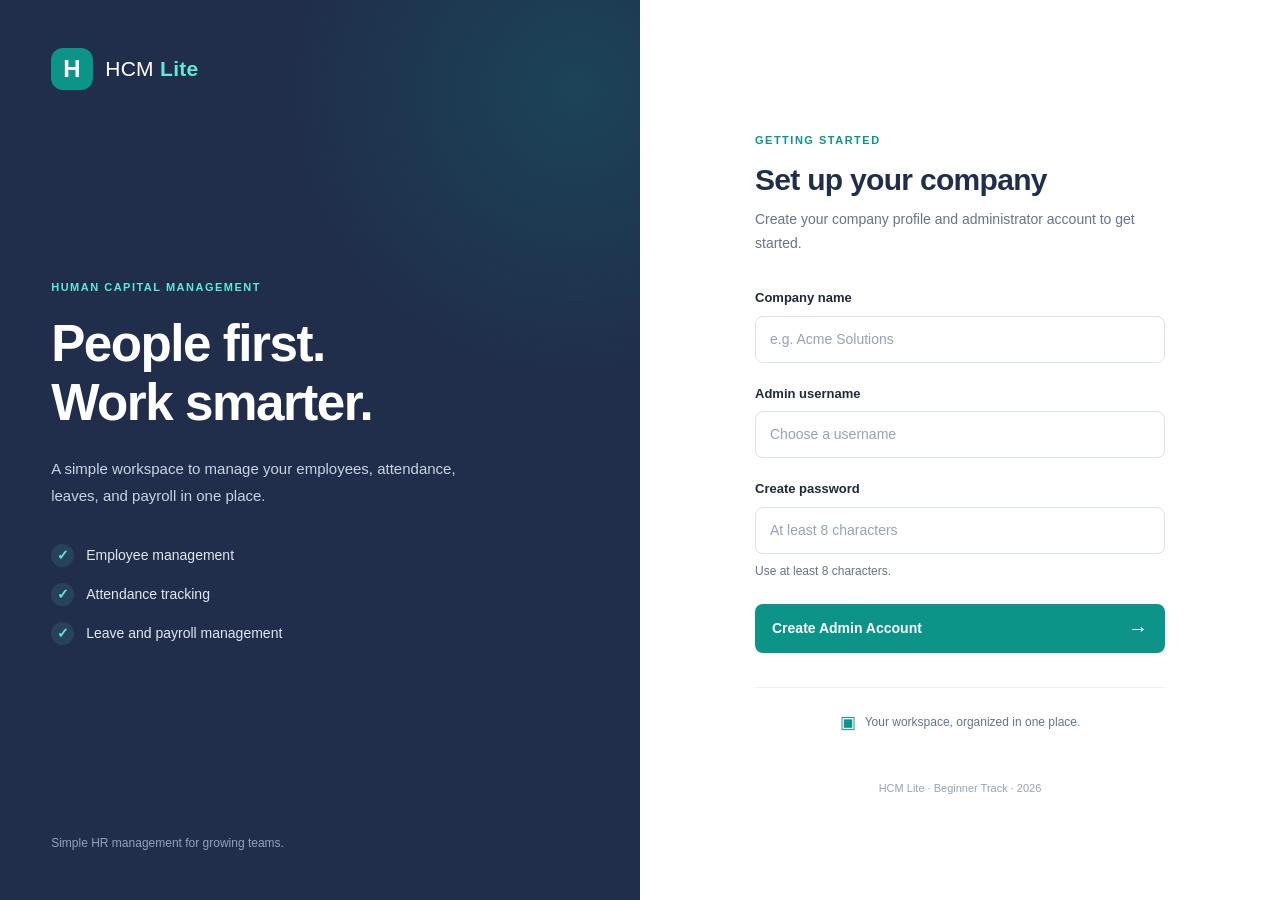
<file: index.html>
<!DOCTYPE html>
<html lang="en">

<head>
  <meta charset="UTF-8">
  <meta name="viewport" content="width=device-width, initial-scale=1.0">

  <title>HCM Lite | Employee Management</title>

  <link rel="stylesheet" href="style.css">
</head>

<body>
  <main class="auth-layout">

    <!-- Left side: Branding -->
    <section class="brand-panel">
      <div class="brand">
        <div class="brand-icon">H</div>
        <span>HCM <strong>Lite</strong></span>
      </div>

      <div class="brand-content">
        <p class="eyebrow">HUMAN CAPITAL MANAGEMENT</p>

        <h1>People first.<br>Work smarter.</h1>

        <p class="brand-description">
          A simple workspace to manage your employees,
          attendance, leaves, and payroll in one place.
        </p>

        <div class="feature-list">
          <div class="feature">
            <span class="feature-check">✓</span>
            Employee management
          </div>

          <div class="feature">
            <span class="feature-check">✓</span>
            Attendance tracking
          </div>

          <div class="feature">
            <span class="feature-check">✓</span>
            Leave and payroll management
          </div>
        </div>
      </div>

      <p class="brand-footer">
        Simple HR management for growing teams.
      </p>
    </section>

    <!-- Right side: Authentication -->
    <section class="form-panel">
      <div class="form-container">

        <!-- First-time setup -->
        <section id="setup-section">
          <div class="form-heading">
            <span class="step-label">GETTING STARTED</span>

            <h2>Set up your company</h2>

            <p>
              Create your company profile and administrator
              account to get started.
            </p>
          </div>

          <form id="setup-form">

            <div class="form-group">
              <label for="company-name">Company name</label>

              <input type="text" id="company-name" name="companyName" placeholder="e.g. Acme Solutions"
                autocomplete="organization" required>
            </div>

            <div class="form-group">
              <label for="admin-username">Admin username</label>

              <input type="text" id="admin-username" name="adminUsername" placeholder="Choose a username"
                autocomplete="username" required>
            </div>

            <div class="form-group">
              <label for="admin-password">Create password</label>

              <input type="password" id="admin-password" name="adminPassword" placeholder="At least 8 characters"
                autocomplete="new-password" minlength="8" required>

              <small>Use at least 8 characters.</small>
            </div>

            <button type="submit" class="primary-button">
              Create Admin Account
              <span aria-hidden="true">→</span>
            </button>

            <p id="setup-message" class="form-message" role="status" aria-live="polite"></p>
          </form>
        </section>

        <!-- Normal login: initially hidden -->
        <section id="login-section" hidden>
          <div class="form-heading">
            <span class="step-label">WELCOME BACK</span>

            <h2>Sign in to HCM Lite</h2>

            <p>
              Enter your credentials to access your dashboard.
            </p>
          </div>

          <form id="login-form">

            <div class="form-group">
              <label for="username">Username</label>

              <input type="text" id="username" name="username" placeholder="Enter your username" autocomplete="username"
                required>
            </div>

            <div class="form-group">
              <label for="password">Password</label>

              <input type="password" id="password" name="password" placeholder="Enter your password"
                autocomplete="current-password" required>
            </div>

            <button type="submit" class="primary-button">
              Sign In
              <span aria-hidden="true">→</span>
            </button>

            <p id="login-message" class="form-message" role="status" aria-live="polite"></p>
          </form>
        </section>

        <div class="security-note">
          <span aria-hidden="true">▣</span>
          <p>Your workspace, organized in one place.</p>
        </div>

      </div>

      <footer class="page-footer">
        HCM Lite · Beginner Track · 2026
      </footer>
    </section>

  </main>

  <script src="script.js" defer></script>

</body>

</html>
</file>
<file: style.css>
/* ---------- Reset and base styles ---------- */

* {
  margin: 0;
  padding: 0;
  box-sizing: border-box;
}

:root {
  --navy: #202d4b;
  --navy-dark: #17223b;
  --teal: #0d9488;
  --teal-light: #ccfbf1;
  --text: #1e293b;
  --muted: #64748b;
  --border: #dbe2ea;
  --surface: #ffffff;
  --background: #f3f6fa;
  --danger: #dc2626;
}

body {
  min-height: 100vh;
  font-family: Arial, Helvetica, sans-serif;
  color: var(--text);
  background: var(--background);
  line-height: 1.5;
}

/* ---------- Main layout ---------- */

.auth-layout {
  display: grid;
  grid-template-columns: 1fr 1fr;
  min-height: 100vh;
}

/* ---------- Branding panel ---------- */

.brand-panel {
  display: flex;
  flex-direction: column;
  justify-content: space-between;
  padding: 48px 8%;
  color: white;
  background:
    radial-gradient(circle at 90% 10%,
      rgba(13, 148, 136, 0.22),
      transparent 30%),
    var(--navy);
}

.brand {
  display: flex;
  align-items: center;
  gap: 12px;
  font-size: 21px;
  letter-spacing: 0.3px;
}

.brand strong {
  color: #5eead4;
}

.brand-icon {
  display: grid;
  place-items: center;
  width: 42px;
  height: 42px;
  border-radius: 12px;
  background: var(--teal);
  font-size: 24px;
  font-weight: 700;
}

.brand-content {
  max-width: 480px;
  margin: 70px 0;
}

.eyebrow,
.step-label {
  font-size: 11px;
  font-weight: 700;
  letter-spacing: 1.5px;
}

.eyebrow {
  margin-bottom: 20px;
  color: #5eead4;
}

.brand-content h1 {
  margin-bottom: 22px;
  font-size: clamp(34px, 4vw, 54px);
  line-height: 1.15;
  letter-spacing: -1.5px;
}

.brand-description {
  max-width: 410px;
  color: #cbd5e1;
  font-size: 15px;
  line-height: 1.8;
}

.feature-list {
  display: grid;
  gap: 16px;
  margin-top: 35px;
}

.feature {
  display: flex;
  align-items: center;
  gap: 12px;
  color: #e2e8f0;
  font-size: 14px;
}

.feature-check {
  display: grid;
  place-items: center;
  width: 23px;
  height: 23px;
  border-radius: 50%;
  color: #5eead4;
  background: rgba(94, 234, 212, 0.12);
  font-weight: 700;
}

.brand-footer {
  color: #94a3b8;
  font-size: 12px;
}

/* ---------- Form panel ---------- */

.form-panel {
  display: flex;
  flex-direction: column;
  justify-content: center;
  align-items: center;
  padding: 48px 7% 24px;
  background: var(--surface);
}

.form-container {
  width: 100%;
  max-width: 410px;
}

.form-heading {
  margin-bottom: 32px;
}

.step-label {
  display: inline-block;
  margin-bottom: 12px;
  color: var(--teal);
}

.form-heading h2 {
  margin-bottom: 10px;
  color: var(--navy);
  font-size: 30px;
  line-height: 1.25;
  letter-spacing: -0.7px;
}

.form-heading p {
  color: var(--muted);
  font-size: 14px;
  line-height: 1.7;
}

/* ---------- Form fields ---------- */

#setup-form,
#login-form {
  display: grid;
  gap: 21px;
}

.form-group {
  display: grid;
  gap: 8px;
}

.form-group label {
  color: var(--text);
  font-size: 13px;
  font-weight: 700;
}

.form-group input {
  width: 100%;
  min-height: 47px;
  padding: 12px 14px;
  border: 1px solid var(--border);
  border-radius: 8px;
  outline: none;
  background: #fff;
  color: var(--text);
  font: inherit;
  font-size: 14px;
  transition:
    border-color 0.2s,
    box-shadow 0.2s;
}

.form-group input::placeholder {
  color: #94a3b8;
}

.form-group input:hover {
  border-color: #94a3b8;
}

.form-group input:focus {
  border-color: var(--teal);
  box-shadow: 0 0 0 3px rgba(13, 148, 136, 0.12);
}

.form-group small {
  color: var(--muted);
  font-size: 12px;
}

/* ---------- Primary button ---------- */

.primary-button {
  display: flex;
  align-items: center;
  justify-content: space-between;
  width: 100%;
  min-height: 49px;
  margin-top: 3px;
  padding: 0 17px;
  border: none;
  border-radius: 8px;
  color: white;
  background: var(--teal);
  font-size: 14px;
  font-weight: 700;
  cursor: pointer;
  transition:
    background 0.2s,
    transform 0.2s;
}

.primary-button span {
  font-size: 20px;
}

.primary-button:hover {
  background: #0f766e;
}

.primary-button:active {
  transform: scale(0.99);
}

.primary-button:focus-visible {
  outline: 3px solid #99f6e4;
  outline-offset: 3px;
}

/* ---------- Status messages ---------- */

.form-message {
  color: var(--muted);
  font-size: 13px;
}

.form-message:empty {
  display: none;
}

.form-message.error {
  color: var(--danger);
}

.form-message.success {
  color: var(--teal);
}

/* ---------- Security note and footer ---------- */

.security-note {
  display: flex;
  align-items: center;
  justify-content: center;
  gap: 9px;
  margin-top: 34px;
  padding-top: 22px;
  border-top: 1px solid #edf0f4;
  color: var(--muted);
  font-size: 12px;
}

.security-note span {
  color: var(--teal);
  font-size: 17px;
}

.page-footer {
  margin-top: 45px;
  color: #94a3b8;
  font-size: 11px;
  text-align: center;
}

/* ---------- Hidden sections ---------- */

[hidden] {
  display: none !important;
}

/* ---------- Responsive design ---------- */

@media (min-width: 801px) and (max-height: 750px) {
  .brand-panel {
    padding-top: 20px;
    padding-bottom: 20px;
  }

  .brand-content {
    margin: 20px 0;
  }

  .brand-content h1 {
    font-size: 36px;
    margin-bottom: 12px;
  }

  .brand-description {
    font-size: 13px;
    line-height: 1.6;
  }

  .feature-list {
    gap: 8px;
    margin-top: 16px;
  }

  .form-panel {
    padding-top: 20px;
    padding-bottom: 16px;
  }

  .form-heading {
    margin-bottom: 18px;
  }

  .form-heading h2 {
    font-size: 26px;
  }

  #setup-form,
  #login-form {
    gap: 12px;
  }

  .form-group input {
    min-height: 42px;
    padding: 9px 12px;
  }

  .primary-button {
    min-height: 44px;
  }

  .security-note {
    margin-top: 16px;
    padding-top: 12px;
  }

  .page-footer {
    margin-top: 16px;
  }
}

@media (max-width: 400px) {
  .brand-panel {
    padding: 24px 6%;
  }

  .form-panel {
    padding: 35px 6% 24px;
  }

  .form-heading h2 {
    font-size: 26px;
  }

  .brand-content h1 {
    font-size: 32px;
  }
}
</file>
<file: admin.css>
/* =========================================
   HCM Lite — Admin Dashboard
   ========================================= */

:root {
  --navy: #202d4b;
  --navy-dark: #17223b;
  --teal: #0d9488;
  --teal-dark: #0f766e;
  --text: #1e293b;
  --muted: #64748b;
  --border: #e2e8f0;
  --background: #f5f7fb;
  --white: #ffffff;
  --blue: #2563eb;
  --green: #16a34a;
  --orange: #ea580c;
  --purple: #7c3aed;
  --sidebar-width: 250px;
}

* {
  margin: 0;
  padding: 0;
  box-sizing: border-box;
}

body {
  min-height: 100vh;
  background: var(--background);
  color: var(--text);
  font-family: Arial, Helvetica, sans-serif;
  font-size: 14px;
  line-height: 1.5;
}

a {
  color: inherit;
  text-decoration: none;
}

button {
  font: inherit;
}

button:focus-visible,
a:focus-visible {
  outline: 3px solid #5eead4;
  outline-offset: 3px;
}

/* ---------- Layout ---------- */

.dashboard-layout {
  min-height: 100vh;
}

.sidebar {
  position: fixed;
  inset: 0 auto 0 0;
  z-index: 100;
  display: flex;
  flex-direction: column;
  width: var(--sidebar-width);
  height: 100vh;
  padding: 25px 16px 18px;
  overflow-y: auto;
  color: #e2e8f0;
  background: var(--navy-dark);
}

.main-content {
  min-height: 100vh;
  margin-left: var(--sidebar-width);
}

/* ---------- Brand ---------- */

.brand {
  display: flex;
  align-items: center;
  gap: 11px;
  padding: 0 8px;
  color: var(--white);
  font-size: 21px;
  font-weight: 700;
  letter-spacing: 0.2px;
}

.brand strong {
  color: #5eead4;
}

.brand-icon {
  display: grid;
  place-items: center;
  width: 39px;
  height: 39px;
  border-radius: 11px;
  color: white;
  background: var(--teal);
  font-size: 22px;
}

/* ---------- Workspace ---------- */

.workspace {
  margin: 34px 0 26px;
  padding: 16px 13px;
  border: 1px solid rgba(255, 255, 255, 0.09);
  border-radius: 10px;
  background: rgba(255, 255, 255, 0.04);
}

.workspace-label,
.nav-heading {
  display: block;
  margin-bottom: 11px;
  color: #94a3b8;
  font-size: 10px;
  font-weight: 700;
  letter-spacing: 1.3px;
}

.workspace p {
  margin-bottom: 8px;
  overflow-wrap: anywhere;
  color: white;
  font-size: 14px;
  font-weight: 700;
}

.workspace-status {
  display: flex;
  align-items: center;
  gap: 7px;
  color: #b6c3d5;
  font-size: 11px;
}

.status-dot {
  width: 7px;
  height: 7px;
  flex-shrink: 0;
  border-radius: 50%;
  background: #2dd4bf;
}

/* ---------- Navigation ---------- */

.navigation {
  display: grid;
  gap: 5px;
}

.nav-heading {
  margin: 0 10px 8px;
}

.nav-link {
  display: flex;
  align-items: center;
  gap: 12px;
  min-height: 43px;
  padding: 10px 12px;
  border-radius: 7px;
  color: #c0cada;
  font-size: 13px;
  transition: background 0.2s, color 0.2s;
}

.nav-link:hover {
  color: white;
  background: rgba(255, 255, 255, 0.07);
}

.nav-link.active {
  color: white;
  background: var(--teal);
  font-weight: 700;
}

.nav-icon {
  display: inline-grid;
  place-items: center;
  width: 20px;
  flex-shrink: 0;
  font-size: 18px;
}

.nav-count {
  display: grid;
  place-items: center;
  min-width: 22px;
  height: 22px;
  margin-left: auto;
  padding: 0 5px;
  border-radius: 6px;
  color: #fde68a;
  background: rgba(234, 179, 8, 0.15);
  font-size: 11px;
  font-weight: 700;
}

/* ---------- Sidebar bottom ---------- */

.sidebar-bottom {
  margin-top: auto;
  padding-top: 25px;
}

.help-card {
  padding: 16px 13px;
  border: 1px solid rgba(255, 255, 255, 0.09);
  border-radius: 10px;
  background: rgba(255, 255, 255, 0.04);
}

.help-icon {
  display: grid;
  place-items: center;
  width: 29px;
  height: 29px;
  margin-bottom: 12px;
  border-radius: 8px;
  color: #5eead4;
  background: rgba(13, 148, 136, 0.18);
  font-weight: 700;
}

.help-card strong {
  display: block;
  margin-bottom: 5px;
  color: white;
  font-size: 12px;
}

.help-card p {
  color: #a8b5c8;
  font-size: 11px;
  line-height: 1.7;
}

.logout-button {
  display: flex;
  align-items: center;
  gap: 12px;
  width: 100%;
  margin-top: 17px;
  padding: 11px 12px;
  border: 0;
  border-radius: 7px;
  color: #c0cada;
  background: transparent;
  text-align: left;
  cursor: pointer;
}

.logout-button:hover {
  color: white;
  background: rgba(255, 255, 255, 0.07);
}

/* ---------- Topbar ---------- */

.topbar {
  position: sticky;
  top: 0;
  z-index: 50;
  display: flex;
  align-items: center;
  justify-content: space-between;
  min-height: 76px;
  padding: 14px 34px;
  border-bottom: 1px solid var(--border);
  background: rgba(255, 255, 255, 0.96);
}

.topbar-left,
.topbar-right {
  display: flex;
  align-items: center;
  gap: 20px;
}

.breadcrumb {
  color: var(--muted);
  font-size: 12px;
}

.breadcrumb span {
  margin: 0 8px;
  color: #cbd5e1;
}

.breadcrumb strong {
  color: var(--text);
}

.today-date {
  color: var(--muted);
  font-size: 12px;
}

.profile {
  display: flex;
  align-items: center;
  gap: 10px;
  padding-left: 20px;
  border-left: 1px solid var(--border);
}

.avatar,
.employee-avatar {
  display: grid;
  place-items: center;
  flex-shrink: 0;
  border-radius: 50%;
  color: #115e59;
  background: #ccfbf1;
  font-weight: 700;
}

.avatar {
  width: 39px;
  height: 39px;
  font-size: 14px;
}

.profile-info {
  display: grid;
  gap: 2px;
}

.profile-info strong {
  max-width: 140px;
  overflow: hidden;
  color: var(--text);
  font-size: 12px;
  text-overflow: ellipsis;
  white-space: nowrap;
}

.profile-info span {
  color: var(--muted);
  font-size: 11px;
}

.menu-toggle {
  display: none;
  width: 36px;
  height: 36px;
  border: 1px solid var(--border);
  border-radius: 7px;
  background: white;
  cursor: pointer;
}

/* ---------- Page content ---------- */

.page-content {
  max-width: 1600px;
  margin: 0 auto;
  padding: 33px 34px 20px;
}

.page-heading {
  display: flex;
  align-items: center;
  justify-content: space-between;
  gap: 20px;
  margin-bottom: 27px;
}

.eyebrow {
  margin-bottom: 7px;
  color: var(--teal);
  font-size: 10px;
  font-weight: 700;
  letter-spacing: 1.5px;
}

.page-heading h1 {
  margin-bottom: 7px;
  color: var(--navy);
  font-size: 29px;
  letter-spacing: -0.8px;
}

.page-description {
  color: var(--muted);
  font-size: 13px;
}

/* ---------- Buttons ---------- */

.primary-button,
.secondary-button {
  display: inline-flex;
  align-items: center;
  justify-content: center;
  gap: 9px;
  min-height: 41px;
  padding: 10px 15px;
  border-radius: 7px;
  font-size: 12px;
  font-weight: 700;
  white-space: nowrap;
  transition: background 0.2s;
}

.primary-button {
  border: 1px solid var(--teal);
  color: white;
  background: var(--teal);
}

.primary-button:hover {
  border-color: var(--teal-dark);
  background: var(--teal-dark);
}

.primary-button span {
  font-size: 18px;
}

.secondary-button {
  border: 1px solid var(--border);
  color: var(--text);
  background: white;
}

.secondary-button:hover {
  background: #f8fafc;
}

/* ---------- Statistics cards ---------- */

.stats-grid {
  display: grid;
  grid-template-columns: repeat(4, minmax(0, 1fr));
  gap: 18px;
  margin-bottom: 23px;
}

.stat-card {
  min-width: 0;
  padding: 20px;
  border: 1px solid var(--border);
  border-radius: 11px;
  background: white;
  box-shadow: 0 2px 6px rgba(15, 23, 42, 0.025);
}

.stat-top {
  display: flex;
  align-items: center;
  justify-content: space-between;
  gap: 8px;
}

.stat-label {
  color: var(--muted);
  font-size: 12px;
  font-weight: 600;
}

.stat-icon {
  display: grid;
  place-items: center;
  width: 37px;
  height: 37px;
  flex-shrink: 0;
  border-radius: 9px;
  font-size: 20px;
}

.icon-blue {
  color: var(--blue);
  background: #eff6ff;
}

.icon-green {
  color: var(--green);
  background: #f0fdf4;
}

.icon-orange {
  color: var(--orange);
  background: #fff7ed;
}

.icon-purple {
  color: var(--purple);
  background: #f5f3ff;
}

.stat-value {
  margin: 15px 0 4px;
  color: var(--navy);
  font-size: clamp(23px, 2.3vw, 31px);
  font-weight: 700;
  letter-spacing: -0.8px;
  overflow-wrap: anywhere;
}

.stat-description {
  min-height: 20px;
  color: var(--muted);
  font-size: 11px;
}

.stat-link,
.stat-note {
  display: inline-block;
  margin-top: 17px;
  font-size: 11px;
  font-weight: 700;
}

.stat-link {
  color: var(--teal-dark);
}

.stat-link:hover {
  text-decoration: underline;
}

.stat-note {
  color: var(--muted);
  font-weight: 400;
}

/* ---------- Dashboard panels ---------- */

.dashboard-grid {
  display: grid;
  grid-template-columns: minmax(0, 1fr) minmax(0, 1fr);
  gap: 20px;
  margin-bottom: 23px;
}

.panel {
  min-width: 0;
  overflow: hidden;
  border: 1px solid var(--border);
  border-radius: 11px;
  background: white;
  box-shadow: 0 2px 6px rgba(15, 23, 42, 0.025);
}

.panel-heading {
  display: flex;
  align-items: center;
  justify-content: space-between;
  gap: 15px;
  padding: 21px 21px 18px;
}

.panel-heading h2 {
  margin-bottom: 5px;
  color: var(--navy);
  font-size: 14px;
}

.panel-heading p {
  color: var(--muted);
  font-size: 11px;
}

.live-badge {
  display: inline-flex;
  align-items: center;
  gap: 7px;
  padding: 6px 9px;
  border-radius: 6px;
  color: var(--teal-dark);
  background: #f0fdfa;
  font-size: 10px;
  font-weight: 700;
}

/* ---------- Attendance overview ---------- */

.attendance-summary {
  display: flex;
  align-items: center;
  justify-content: center;
  gap: clamp(18px, 3vw, 42px);
  padding: 16px 20px 24px;
}

.attendance-circle {
  display: grid;
  place-items: center;
  width: 150px;
  height: 150px;
  flex-shrink: 0;
  border-radius: 50%;
  background: conic-gradient(var(--teal) 0deg,
      #e9eef4 0deg);
}

.circle-inner {
  display: flex;
  flex-direction: column;
  align-items: center;
  justify-content: center;
  width: 116px;
  height: 116px;
  border-radius: 50%;
  background: white;
}

.circle-inner strong {
  color: var(--navy);
  font-size: 29px;
  letter-spacing: -1px;
}

.circle-inner span {
  margin-top: 3px;
  color: var(--muted);
  font-size: 11px;
}

.attendance-legend {
  display: grid;
  gap: 17px;
  width: 100%;
  max-width: 180px;
}

.legend-item {
  display: grid;
  grid-template-columns: 9px minmax(0, 1fr) auto;
  align-items: center;
  gap: 8px;
  font-size: 11px;
}

.legend-item>span:nth-child(2) {
  color: var(--muted);
}

.legend-item strong {
  color: var(--navy);
  font-size: 12px;
}

.legend-dot {
  width: 8px;
  height: 8px;
  border-radius: 50%;
}

.dot-present {
  background: var(--teal);
}

.dot-late {
  background: #f59e0b;
}

.dot-absent {
  background: #cbd5e1;
}

.panel-footer {
  padding: 13px 20px;
  border-top: 1px solid #edf1f5;
  color: var(--muted);
  font-size: 10px;
}

/* ---------- Quick actions ---------- */

.quick-actions {
  padding: 0 20px 9px;
}

.action-item {
  display: flex;
  align-items: center;
  gap: 12px;
  padding: 14px 0;
  border-bottom: 1px solid #edf1f5;
}

.action-item:last-child {
  border-bottom: 0;
}

.action-item:hover .action-arrow {
  transform: translateX(3px);
  color: var(--teal);
}

.action-icon {
  display: grid;
  place-items: center;
  width: 38px;
  height: 38px;
  flex-shrink: 0;
  border-radius: 9px;
  font-size: 18px;
}

.action-blue {
  color: var(--blue);
  background: #eff6ff;
}

.action-orange {
  color: var(--orange);
  background: #fff7ed;
}

.action-purple {
  color: var(--purple);
  background: #f5f3ff;
}

.action-green {
  color: var(--green);
  background: #f0fdf4;
}

.action-copy {
  display: grid;
  min-width: 0;
  gap: 4px;
}

.action-copy strong {
  color: var(--text);
  font-size: 11px;
}

.action-copy small {
  color: var(--muted);
  font-size: 10px;
  line-height: 1.5;
}

.action-arrow {
  margin-left: auto;
  color: #94a3b8;
  font-size: 18px;
  transition: transform 0.2s, color 0.2s;
}

/* ---------- Employee table ---------- */

.employees-panel {
  margin-bottom: 23px;
}

.employees-heading {
  padding: 22px;
}

.table-wrapper {
  width: 100%;
  overflow-x: auto;
}

table {
  width: 100%;
  border-collapse: collapse;
  text-align: left;
  white-space: nowrap;
}

thead {
  background: #f8fafc;
}

th {
  padding: 13px 20px;
  border-top: 1px solid var(--border);
  border-bottom: 1px solid var(--border);
  color: var(--muted);
  font-size: 9px;
  font-weight: 700;
  letter-spacing: 0.6px;
}

td {
  padding: 14px 20px;
  border-bottom: 1px solid #edf1f5;
  color: #475569;
  font-size: 11px;
}

tbody tr:last-child td {
  border-bottom: 0;
}

.employee-cell {
  display: flex;
  align-items: center;
  gap: 10px;
}

.employee-avatar {
  width: 33px;
  height: 33px;
  font-size: 12px;
}

.employee-name {
  color: var(--text);
  font-size: 11px;
  font-weight: 700;
}

.status-badge {
  display: inline-block;
  padding: 5px 9px;
  border-radius: 20px;
  font-size: 10px;
  font-weight: 700;
}

.status-active {
  color: #15803d;
  background: #dcfce7;
}

.empty-state {
  padding: 38px 15px;
  text-align: center;
  white-space: normal;
}

.empty-state .empty-icon {
  display: grid;
  place-items: center;
  width: 44px;
  height: 44px;
  margin: 0 auto 12px;
  border-radius: 12px;
  color: var(--muted);
  background: #f1f5f9;
  font-size: 23px;
}

.empty-state strong {
  display: block;
  margin-bottom: 5px;
  color: var(--navy);
  font-size: 13px;
}

.empty-state p {
  margin-bottom: 11px;
  color: var(--muted);
  font-size: 11px;
}

.empty-state a {
  color: var(--teal-dark);
  font-size: 11px;
  font-weight: 700;
}

.empty-state a:hover {
  text-decoration: underline;
}

/* ---------- Footer ---------- */

.dashboard-footer {
  display: flex;
  align-items: center;
  justify-content: space-between;
  gap: 15px;
  padding: 4px 0 14px;
  color: #94a3b8;
  font-size: 10px;
}

/* ---------- Mobile overlay ---------- */

.sidebar-overlay {
  position: fixed;
  inset: 0;
  z-index: 90;
  display: none;
  background: rgba(15, 23, 42, 0.45);
}

.sidebar-overlay.overlay-visible {
  display: block;
}

/* ---------- Responsive: tablets ---------- */

@media (max-width: 1200px) {
  :root {
    --sidebar-width: 225px;
  }

  .topbar {
    padding-right: 24px;
    padding-left: 24px;
  }

  .page-content {
    padding-right: 24px;
    padding-left: 24px;
  }

  .stats-grid {
    grid-template-columns: repeat(2, minmax(0, 1fr));
  }

  .stat-value {
    font-size: 28px;
  }

  .dashboard-grid {
    grid-template-columns: 1fr;
  }
}

/* ---------- Responsive: mobile ---------- */

@media (max-width: 760px) {
  .sidebar {
    transform: translateX(-100%);
    transition: transform 0.25s ease;
  }

  .sidebar.sidebar-open {
    transform: translateX(0);
  }

  .main-content {
    margin-left: 0;
  }

  .topbar {
    min-height: 65px;
    padding: 12px 16px;
  }

  .menu-toggle {
    display: inline-grid;
    place-items: center;
    flex-shrink: 0;
  }

  .topbar-left,
  .topbar-right {
    gap: 10px;
  }

  .breadcrumb {
    font-size: 11px;
  }

  .today-date {
    display: none;
  }

  .profile {
    gap: 8px;
    padding-left: 10px;
  }

  .profile-info strong {
    max-width: 95px;
    font-size: 11px;
  }

  .avatar {
    width: 34px;
    height: 34px;
  }

  .page-content {
    padding: 25px 16px 16px;
  }

  .page-heading {
    align-items: flex-start;
    gap: 14px;
    margin-bottom: 22px;
  }

  .page-heading h1 {
    font-size: 25px;
  }

  .page-description {
    max-width: 260px;
    font-size: 12px;
  }

  .primary-button {
    min-height: 39px;
    padding: 9px 11px;
    font-size: 11px;
  }

  .stats-grid {
    gap: 12px;
    margin-bottom: 16px;
  }

  .stat-card {
    padding: 15px;
  }

  .stat-label {
    font-size: 11px;
  }

  .stat-icon {
    width: 32px;
    height: 32px;
    font-size: 17px;
  }

  .stat-value {
    margin-top: 12px;
    font-size: 25px;
  }

  .stat-description {
    min-height: 32px;
    font-size: 10px;
  }

  .stat-link,
  .stat-note {
    margin-top: 11px;
    font-size: 10px;
  }

  .dashboard-grid {
    gap: 16px;
    margin-bottom: 16px;
  }

  .attendance-summary {
    gap: 20px;
    padding: 14px 15px 20px;
  }

  .attendance-circle {
    width: 125px;
    height: 125px;
  }

  .circle-inner {
    width: 97px;
    height: 97px;
  }

  .circle-inner strong {
    font-size: 24px;
  }

  .attendance-legend {
    gap: 14px;
  }

  .legend-item {
    gap: 6px;
    font-size: 10px;
  }

  .panel-heading {
    padding: 18px 16px 15px;
  }

  .quick-actions {
    padding-right: 16px;
    padding-left: 16px;
  }

  .employees-heading {
    align-items: flex-start;
    flex-wrap: wrap;
    padding: 18px 16px;
  }

  th,
  td {
    padding-right: 14px;
    padding-left: 14px;
  }
}

/* ---------- Responsive: small phones ---------- */

@media (max-width: 400px) {
  .breadcrumb {
    max-width: 130px;
    overflow: hidden;
    text-overflow: ellipsis;
    white-space: nowrap;
  }

  .profile-info {
    display: none;
  }

  .page-heading {
    flex-direction: column;
  }

  .stats-grid {
    grid-template-columns: 1fr 1fr;
  }

  .stat-card {
    padding: 13px 11px;
  }

  .stat-top {
    align-items: flex-start;
  }

  .stat-label {
    max-width: 95px;
  }

  .stat-value {
    font-size: 23px;
  }

  .attendance-summary {
    flex-direction: column;
  }

  .attendance-legend {
    max-width: 220px;
  }

  .dashboard-footer {
    flex-direction: column;
    align-items: flex-start;
    gap: 5px;
  }
}
</file>
<file: employee.css>
/* ========================================
   HCM LITE — EMPLOYEE DASHBOARD
   ======================================== */

:root {
  --primary: #0d9488;
  --primary-dark: #0f766e;
  --primary-light: #ccfbf1;

  --sidebar-bg: #142d3b;
  --sidebar-hover: #1c3b4b;
  --sidebar-text: #b8cbd5;
  --sidebar-active: #0d9488;

  --page-bg: #f3f7fb;
  --card-bg: #ffffff;
  --text-primary: #142b3f;
  --text-secondary: #647b91;
  --border-color: #e1e9f0;

  --green: #15803d;
  --green-bg: #dcfce7;
  --orange: #c2410c;
  --orange-bg: #ffedd5;
  --red: #b91c1c;
  --red-bg: #fee2e2;
  --blue: #1d4ed8;
  --blue-bg: #dbeafe;
  --purple: #7c3aed;
  --purple-bg: #ede9fe;

  --sidebar-width: 228px;
  --radius: 12px;
  --shadow: 0 3px 12px rgba(31, 59, 81, 0.04);
}

/* Reset */

* {
  box-sizing: border-box;
  margin: 0;
  padding: 0;
}

html {
  scroll-behavior: smooth;
  scroll-padding-top: 20px;
}

body {
  min-height: 100vh;
  background: var(--page-bg);
  color: var(--text-primary);
  font-family: Inter, -apple-system, BlinkMacSystemFont, "Segoe UI",
    sans-serif;
  font-size: 14px;
  line-height: 1.5;
}

button,
input,
select,
textarea {
  font: inherit;
}

button,
a,
select {
  -webkit-tap-highlight-color: transparent;
}

button {
  cursor: pointer;
}

a {
  color: inherit;
  text-decoration: none;
}

button:focus-visible,
a:focus-visible,
input:focus-visible,
select:focus-visible,
textarea:focus-visible {
  outline: 3px solid rgba(13, 148, 136, 0.22);
  outline-offset: 2px;
}

/* ========================================
   LAYOUT
   ======================================== */

.app-layout {
  min-height: 100vh;
}

.main-content {
  min-height: 100vh;
  margin-left: var(--sidebar-width);
  padding: 0 28px 24px;
}

/* ========================================
   SIDEBAR
   ======================================== */

.sidebar {
  position: fixed;
  inset: 0 auto 0 0;
  z-index: 100;
  display: flex;
  flex-direction: column;
  width: var(--sidebar-width);
  height: 100vh;
  padding: 24px 15px 16px;
  overflow-y: auto;
  background: var(--sidebar-bg);
  color: #fff;
}

.sidebar-brand {
  display: flex;
  align-items: center;
  gap: 11px;
  padding: 0 7px 27px;
}

.brand-icon {
  display: grid;
  flex-shrink: 0;
  width: 40px;
  height: 40px;
  place-items: center;
  border-radius: 11px;
  background: var(--primary);
  color: #fff;
  font-size: 21px;
  font-weight: 800;
}

.brand-text h2 {
  color: #fff;
  font-size: 18px;
  font-weight: 750;
  letter-spacing: -0.5px;
}

.brand-text span {
  display: block;
  margin-top: 2px;
  color: var(--sidebar-text);
  font-size: 10px;
}

.sidebar-profile {
  display: flex;
  align-items: center;
  gap: 10px;
  margin-bottom: 27px;
  padding: 13px 9px;
  border: 1px solid #2c4554;
  border-radius: 10px;
  background: #1a3747;
}

.profile-avatar,
.topbar-avatar {
  display: grid;
  flex-shrink: 0;
  width: 37px;
  height: 37px;
  place-items: center;
  border-radius: 50%;
  background: #ccfbf1;
  color: #0f766e;
  font-size: 13px;
  font-weight: 800;
}

.profile-info {
  min-width: 0;
}

.profile-info strong {
  display: block;
  overflow: hidden;
  color: #f8fafc;
  font-size: 12px;
  text-overflow: ellipsis;
  white-space: nowrap;
}

.profile-info span {
  display: block;
  margin-top: 3px;
  color: var(--sidebar-text);
  font-size: 10px;
}

.nav-heading {
  margin: 0 10px 11px;
  color: #8fa7b6;
  font-size: 10px;
  font-weight: 750;
  letter-spacing: 1px;
}

.sidebar-nav {
  flex: 1;
}

.nav-link {
  display: flex;
  align-items: center;
  gap: 12px;
  min-height: 43px;
  margin-bottom: 5px;
  padding: 11px 12px;
  border-radius: 8px;
  color: var(--sidebar-text);
  font-size: 12px;
  font-weight: 550;
  transition:
    background 0.2s ease,
    color 0.2s ease;
}

.nav-link:hover {
  background: var(--sidebar-hover);
  color: #fff;
}

.nav-link.active {
  background: var(--sidebar-active);
  color: #fff;
}

.nav-icon {
  display: inline-grid;
  width: 19px;
  flex-shrink: 0;
  place-items: center;
  color: #a8c2d0;
  font-size: 18px;
}

.nav-link.active .nav-icon {
  color: #fff;
}

.sidebar-bottom {
  margin-top: 28px;
}

.sidebar-help {
  display: flex;
  align-items: center;
  gap: 9px;
  margin-bottom: 13px;
  padding: 12px 9px;
  border: 1px solid #2c4554;
  border-radius: 10px;
}

.help-icon {
  display: grid;
  width: 30px;
  height: 30px;
  flex-shrink: 0;
  place-items: center;
  border-radius: 8px;
  background: #244a5c;
  color: #ccfbf1;
  font-weight: 800;
}

.sidebar-help strong,
.sidebar-help span {
  display: block;
}

.sidebar-help strong {
  color: #f8fafc;
  font-size: 11px;
}

.sidebar-help span {
  margin-top: 2px;
  color: var(--sidebar-text);
  font-size: 10px;
}

.logout-button {
  display: flex;
  align-items: center;
  gap: 11px;
  width: 100%;
  padding: 11px 12px;
  border: 1px solid #2c4554;
  border-radius: 8px;
  background: transparent;
  color: #d7e5ec;
  text-align: left;
  font-size: 12px;
}

.logout-button:hover {
  background: #25404f;
}

/* ========================================
   TOPBAR
   ======================================== */

.topbar {
  display: flex;
  align-items: center;
  justify-content: space-between;
  gap: 18px;
  min-height: 85px;
  border-bottom: 1px solid var(--border-color);
}

.topbar-left,
.topbar-right {
  display: flex;
  align-items: center;
  gap: 14px;
}

.breadcrumb {
  margin-bottom: 4px;
  color: var(--text-secondary);
  font-size: 11px;
}

.topbar h1 {
  font-size: 23px;
  font-weight: 800;
  letter-spacing: -0.7px;
}

.topbar-date {
  color: var(--text-secondary);
  font-size: 11px;
}

.topbar-avatar {
  width: 38px;
  height: 38px;
}

.menu-toggle {
  display: none;
  width: 39px;
  height: 39px;
  border: 1px solid var(--border-color);
  border-radius: 9px;
  background: #fff;
  color: var(--text-primary);
  font-size: 19px;
}

.sidebar-overlay {
  display: none;
}

/* ========================================
   WELCOME BANNER
   ======================================== */

.welcome-banner {
  position: relative;
  display: flex;
  align-items: center;
  justify-content: space-between;
  gap: 25px;
  min-height: 180px;
  margin: 25px 0 22px;
  padding: 28px 30px;
  overflow: hidden;
  border-radius: 14px;
  background: linear-gradient(120deg, #0f766e 0%, #0d9488 58%, #14b8a6 100%);
  color: #fff;
}

.welcome-content {
  position: relative;
  z-index: 1;
  max-width: 570px;
}

.welcome-eyebrow {
  display: inline-block;
  margin-bottom: 11px;
  color: #ccfbf1;
  font-size: 10px;
  font-weight: 800;
  letter-spacing: 1.5px;
}

.welcome-content h2 {
  font-size: 26px;
  font-weight: 800;
  letter-spacing: -0.8px;
  line-height: 1.35;
}

.welcome-content p {
  max-width: 510px;
  margin-top: 9px;
  color: #e1fffa;
  font-size: 12px;
  line-height: 1.8;
}

.welcome-illustration {
  position: relative;
  display: flex;
  align-items: center;
  justify-content: center;
  width: 200px;
  min-width: 170px;
  min-height: 120px;
}

.illustration-circle {
  position: absolute;
  top: -18px;
  right: 5px;
  display: grid;
  width: 65px;
  height: 65px;
  place-items: center;
  border: 8px solid rgba(255, 255, 255, 0.12);
  border-radius: 50%;
  background: rgba(255, 255, 255, 0.2);
  color: #fff;
  font-size: 25px;
  font-weight: 800;
}

.illustration-card {
  position: relative;
  z-index: 1;
  width: 190px;
  padding: 18px;
  border: 1px solid rgba(255, 255, 255, 0.22);
  border-radius: 12px;
  background: rgba(255, 255, 255, 0.14);
  backdrop-filter: blur(5px);
}

.illustration-card span,
.illustration-card strong,
.illustration-card small {
  display: block;
}

.illustration-card span {
  color: #ccfbf1;
  font-size: 9px;
  font-weight: 800;
  letter-spacing: 1px;
}

.illustration-card strong {
  margin-top: 7px;
  font-size: 15px;
}

.illustration-card small {
  margin-top: 5px;
  color: #e1fffa;
  font-size: 10px;
}

/* ========================================
   PROFILE CARD
   ======================================== */

.profile-card {
  display: flex;
  align-items: center;
  justify-content: space-between;
  gap: 20px;
  margin-bottom: 22px;
  padding: 22px;
  border: 1px solid var(--border-color);
  border-radius: var(--radius);
  background: var(--card-bg);
  box-shadow: var(--shadow);
}

.profile-main {
  display: flex;
  align-items: center;
  gap: 16px;
  min-width: 0;
}

.large-avatar {
  display: grid;
  width: 66px;
  height: 66px;
  flex-shrink: 0;
  place-items: center;
  border: 4px solid #d8faf4;
  border-radius: 17px;
  background: #ccfbf1;
  color: #0f766e;
  font-size: 22px;
  font-weight: 800;
}

.profile-details {
  min-width: 0;
}

.profile-name-row {
  display: flex;
  align-items: center;
  flex-wrap: wrap;
  gap: 10px;
}

.profile-name-row h2 {
  overflow-wrap: anywhere;
  font-size: 18px;
  font-weight: 800;
  letter-spacing: -0.4px;
}

.account-status {
  display: inline-flex;
  align-items: center;
  gap: 5px;
  padding: 4px 8px;
  border-radius: 20px;
  background: var(--green-bg);
  color: var(--green);
  font-size: 10px;
  font-weight: 750;
}

.account-status.inactive {
  background: var(--red-bg);
  color: var(--red);
}

.profile-details>p {
  margin-top: 4px;
  color: var(--text-secondary);
  font-size: 12px;
}

.profile-meta {
  display: flex;
  flex-wrap: wrap;
  gap: 15px;
  margin-top: 11px;
}

.profile-meta>span {
  display: inline-flex;
  align-items: center;
  gap: 6px;
  color: var(--text-secondary);
  font-size: 11px;
}

.meta-icon {
  color: var(--primary);
  font-size: 15px;
}

.profile-id {
  flex-shrink: 0;
  padding-left: 22px;
  border-left: 1px solid var(--border-color);
}

.profile-id span,
.profile-id strong {
  display: block;
}

.profile-id span {
  color: #8a9bac;
  font-size: 9px;
  font-weight: 800;
  letter-spacing: 1px;
}

.profile-id strong {
  max-width: 180px;
  margin-top: 6px;
  overflow-wrap: anywhere;
  color: var(--text-primary);
  font-size: 12px;
}

/* ========================================
   SUMMARY CARDS
   ======================================== */

.stats-grid {
  display: grid;
  grid-template-columns: repeat(4, minmax(0, 1fr));
  gap: 16px;
  margin-bottom: 22px;
}

.stat-card {
  min-width: 0;
  padding: 18px;
  border: 1px solid var(--border-color);
  border-radius: var(--radius);
  background: var(--card-bg);
  box-shadow: var(--shadow);
}

.stat-top {
  display: flex;
  align-items: center;
  justify-content: space-between;
  gap: 9px;
}

.stat-label {
  color: var(--text-secondary);
  font-size: 11px;
  font-weight: 650;
}

.stat-icon {
  display: grid;
  width: 36px;
  height: 36px;
  flex-shrink: 0;
  place-items: center;
  border-radius: 10px;
  font-size: 12px;
  font-weight: 800;
}

.icon-blue {
  background: var(--blue-bg);
  color: var(--blue);
}

.icon-purple {
  background: var(--purple-bg);
  color: var(--purple);
  font-size: 18px;
}

.icon-green {
  background: var(--green-bg);
  color: var(--green);
  font-size: 19px;
}

.icon-orange {
  background: var(--orange-bg);
  color: var(--orange);
  font-size: 19px;
}

.stat-value {
  margin-top: 15px;
  overflow-wrap: anywhere;
  color: var(--text-primary);
  font-size: 27px;
  font-weight: 800;
  letter-spacing: -0.7px;
  line-height: 1.25;
}

.stat-value small {
  color: var(--text-secondary);
  font-size: 12px;
  font-weight: 550;
  letter-spacing: 0;
}

.stat-description {
  margin-top: 8px;
  color: #8193a5;
  font-size: 10px;
  line-height: 1.6;
}

/* ========================================
   CONTENT CARDS
   ======================================== */

.content-card {
  min-width: 0;
  margin-bottom: 22px;
  overflow: hidden;
  border: 1px solid var(--border-color);
  border-radius: var(--radius);
  background: var(--card-bg);
  box-shadow: var(--shadow);
}

.section-header {
  display: flex;
  align-items: center;
  justify-content: space-between;
  gap: 16px;
  padding: 21px 22px 18px;
}

.section-header h2 {
  font-size: 15px;
  font-weight: 800;
}

.section-header p {
  margin-top: 5px;
  color: var(--text-secondary);
  font-size: 11px;
  line-height: 1.7;
}

.balance-year {
  flex-shrink: 0;
  padding: 6px 10px;
  border-radius: 7px;
  background: #f0fdfa;
  color: var(--primary-dark);
  font-size: 10px;
  font-weight: 750;
}

/* ========================================
   LEAVE BALANCE
   ======================================== */

.balance-card {
  padding-bottom: 20px;
}

.balance-overview {
  display: flex;
  align-items: flex-end;
  justify-content: space-between;
  gap: 15px;
  padding: 0 22px;
}

.balance-number strong {
  display: block;
  color: var(--primary-dark);
  font-size: 34px;
  font-weight: 850;
  letter-spacing: -1px;
  line-height: 1.2;
}

.balance-number span {
  display: block;
  margin-top: 4px;
  color: var(--text-secondary);
  font-size: 11px;
}

.balance-used {
  display: flex;
  align-items: center;
  gap: 12px;
  color: var(--text-secondary);
  font-size: 10px;
}

.balance-used span:last-child {
  color: var(--primary-dark);
  font-weight: 800;
}

.progress-track {
  height: 9px;
  margin: 18px 22px 0;
  overflow: hidden;
  border-radius: 20px;
  background: #e8eff4;
}

.progress-fill {
  width: 0;
  height: 100%;
  border-radius: inherit;
  background: linear-gradient(90deg, #0d9488, #2dd4bf);
  transition: width 0.3s ease;
}

.balance-note {
  margin: 11px 22px 0;
  color: var(--text-secondary);
  font-size: 10px;
}

/* ========================================
   BUTTONS
   ======================================== */

.button-primary,
.button-secondary {
  display: inline-flex;
  align-items: center;
  justify-content: center;
  gap: 7px;
  min-height: 38px;
  padding: 0 13px;
  border-radius: 8px;
  font-size: 11px;
  font-weight: 750;
  transition:
    background 0.2s ease,
    border-color 0.2s ease,
    transform 0.2s ease;
}

.button-primary {
  border: 1px solid var(--primary);
  background: var(--primary);
  color: #fff;
}

.button-primary:hover {
  border-color: var(--primary-dark);
  background: var(--primary-dark);
}

.button-secondary {
  border: 1px solid var(--border-color);
  background: #fff;
  color: #42576a;
}

.button-secondary:hover {
  background: #f8fafc;
}

/* ========================================
   SEARCH AND FILTERS
   ======================================== */

.table-toolbar {
  display: flex;
  align-items: center;
  justify-content: space-between;
  gap: 14px;
  padding: 0 22px 18px;
}

.search-box {
  display: flex;
  align-items: center;
  gap: 9px;
  width: min(100%, 350px);
  min-height: 39px;
  padding: 0 11px;
  border: 1px solid #d5e0e9;
  border-radius: 8px;
  background: #fff;
}

.search-box:focus-within {
  border-color: var(--primary);
  box-shadow: 0 0 0 3px rgba(13, 148, 136, 0.08);
}

.search-icon {
  color: #91a4b4;
  font-size: 20px;
}

.search-box input {
  width: 100%;
  min-width: 0;
  border: 0;
  outline: none;
  background: transparent;
  color: var(--text-primary);
  font-size: 11px;
}

.search-box input::placeholder {
  color: #8ea1b3;
}

.filter-group select {
  min-width: 145px;
  min-height: 39px;
  padding: 0 30px 0 11px;
  border: 1px solid #d5e0e9;
  border-radius: 8px;
  background: #fff;
  color: #40576a;
  font-size: 11px;
}

/* ========================================
   LEAVE TABLE
   ======================================== */

.table-wrapper {
  width: 100%;
  overflow-x: auto;
  border-top: 1px solid var(--border-color);
}

.leave-table {
  width: 100%;
  border-collapse: collapse;
  text-align: left;
}

.leave-table thead {
  background: #f7f9fc;
}

.leave-table th {
  padding: 13px 15px;
  color: #71869a;
  font-size: 9px;
  font-weight: 800;
  letter-spacing: 0.6px;
  white-space: nowrap;
}

.leave-table td {
  padding: 15px;
  border-top: 1px solid #edf1f5;
  color: #50667a;
  font-size: 11px;
  vertical-align: middle;
}

.leave-table tbody tr:hover {
  background: #fbfefd;
}

.leave-type {
  color: var(--text-primary);
  font-weight: 700;
  white-space: nowrap;
}

.leave-dates {
  min-width: 155px;
  color: var(--text-primary);
  white-space: nowrap;
}

.leave-dates span {
  display: block;
  margin-top: 4px;
  color: #92a2b1;
  font-size: 9px;
}

.days-count {
  color: var(--text-primary);
  font-weight: 800;
  white-space: nowrap;
}

.leave-reason {
  max-width: 180px;
  min-width: 125px;
  overflow-wrap: anywhere;
}

/* Status badges */

.status-badge {
  display: inline-flex;
  align-items: center;
  justify-content: center;
  padding: 5px 9px;
  border-radius: 20px;
  font-size: 9px;
  font-weight: 800;
  white-space: nowrap;
}

.status-pending {
  background: var(--orange-bg);
  color: var(--orange);
}

.status-approved {
  background: var(--green-bg);
  color: var(--green);
}

.status-rejected {
  background: var(--red-bg);
  color: var(--red);
}

/* ========================================
   EMPTY STATE
   ======================================== */

.empty-state {
  display: none;
  padding: 38px 20px;
  text-align: center;
}

.empty-state.visible {
  display: block;
}

.empty-state-icon {
  display: grid;
  width: 55px;
  height: 55px;
  margin: 0 auto 14px;
  place-items: center;
  border-radius: 15px;
  background: #e0f2fe;
  color: #0284c7;
  font-size: 25px;
}

.empty-state h3 {
  color: var(--text-primary);
  font-size: 14px;
  font-weight: 800;
}

.empty-state p {
  max-width: 350px;
  margin: 7px auto 0;
  color: var(--text-secondary);
  font-size: 11px;
  line-height: 1.8;
}

.empty-action {
  margin-top: 16px;
}

.table-footer {
  display: flex;
  align-items: center;
  justify-content: space-between;
  gap: 12px;
  padding: 14px 22px;
  border-top: 1px solid var(--border-color);
  color: #8b9eae;
  font-size: 10px;
}

/* ========================================
   LEAVE APPLICATION FORM
   ======================================== */

.form-required-note {
  color: var(--text-secondary);
  font-size: 10px;
  white-space: nowrap;
}

.required-star {
  color: #dc2626;
  font-weight: 800;
}

#leave-application-form {
  padding: 0 22px 22px;
}

.form-grid {
  display: grid;
  grid-template-columns: repeat(2, minmax(0, 1fr));
  gap: 20px 18px;
}

.form-field {
  display: flex;
  flex-direction: column;
  min-width: 0;
}

.form-field-full {
  grid-column: 1 / -1;
}

.form-field label {
  margin-bottom: 8px;
  color: #29445a;
  font-size: 11px;
  font-weight: 750;
}

.form-field input,
.form-field select,
.form-field textarea {
  width: 100%;
  min-height: 41px;
  padding: 10px 12px;
  border: 1px solid #d6e1ea;
  border-radius: 8px;
  outline: none;
  background: #fff;
  color: var(--text-primary);
  font-size: 11px;
  transition:
    border-color 0.2s ease,
    box-shadow 0.2s ease;
}

.form-field input:focus,
.form-field select:focus,
.form-field textarea:focus {
  border-color: var(--primary);
  box-shadow: 0 0 0 3px rgba(13, 148, 136, 0.08);
}

.form-field input::placeholder,
.form-field textarea::placeholder {
  color: #9aabba;
}

.form-field textarea {
  min-height: 100px;
  resize: vertical;
  line-height: 1.7;
}

.form-field small {
  margin-top: 6px;
  color: #91a2b1;
  font-size: 10px;
  line-height: 1.6;
}

.form-message {
  margin-top: 18px;
  padding: 11px 13px;
  border: 1px solid var(--border-color);
  border-radius: 8px;
  font-size: 11px;
  line-height: 1.7;
}

.form-message.success {
  border-color: #bbf7d0;
  background: #f0fdf4;
  color: #166534;
}

.form-message.error {
  border-color: #fecaca;
  background: #fef2f2;
  color: #991b1b;
}

.form-footer {
  display: flex;
  align-items: center;
  justify-content: space-between;
  gap: 15px;
  margin-top: 24px;
  padding-top: 18px;
  border-top: 1px solid var(--border-color);
}

.form-footer>p {
  color: var(--text-secondary);
  font-size: 10px;
  line-height: 1.7;
}

.form-actions {
  display: flex;
  flex-shrink: 0;
  gap: 9px;
}

/* ========================================
   FOOTER
   ======================================== */

.page-footer {
  display: flex;
  justify-content: space-between;
  gap: 15px;
  margin-top: 24px;
  padding: 0 2px;
  color: #8b9eae;
  font-size: 10px;
}

/* ========================================
   RESPONSIVE — TABLET
   ======================================== */

@media (max-width: 1150px) {
  .main-content {
    padding-right: 20px;
    padding-left: 20px;
  }

  .stats-grid {
    grid-template-columns: repeat(2, minmax(0, 1fr));
  }

  .stat-card {
    padding: 17px;
  }

  .welcome-banner {
    padding: 24px;
  }

  .table-toolbar {
    align-items: stretch;
    flex-direction: column;
  }

  .search-box {
    width: 100%;
  }
}

/* ========================================
   RESPONSIVE — MOBILE
   ======================================== */

@media (max-width: 768px) {
  .sidebar {
    transform: translateX(-100%);
    transition: transform 0.25s ease;
  }

  .sidebar.open {
    transform: translateX(0);
  }

  .main-content {
    margin-left: 0;
    padding: 0 15px 22px;
  }

  .menu-toggle {
    display: grid;
    flex-shrink: 0;
    place-items: center;
  }

  .topbar {
    min-height: 76px;
  }

  .topbar-left {
    gap: 10px;
  }

  .topbar h1 {
    font-size: 19px;
  }

  .breadcrumb {
    font-size: 10px;
  }

  .topbar-date {
    display: none;
  }

  .topbar-right {
    gap: 8px;
  }

  .topbar-avatar {
    width: 34px;
    height: 34px;
  }

  .sidebar-overlay.visible {
    position: fixed;
    inset: 0;
    z-index: 90;
    display: block;
    background: rgba(15, 23, 42, 0.5);
  }

  .welcome-banner {
    min-height: auto;
    margin-top: 20px;
    padding: 23px 20px;
  }

  .welcome-content h2 {
    font-size: 22px;
  }

  .welcome-illustration {
    display: none;
  }

  .profile-card {
    align-items: flex-start;
    flex-direction: column;
    gap: 17px;
    padding: 18px;
  }

  .large-avatar {
    width: 55px;
    height: 55px;
    font-size: 19px;
  }

  .profile-name-row h2 {
    font-size: 16px;
  }

  .profile-id {
    width: 100%;
    padding: 13px 0 0;
    border-top: 1px solid var(--border-color);
    border-left: 0;
  }

  .profile-id strong {
    max-width: 100%;
  }

  .section-header {
    align-items: flex-start;
    padding: 18px 16px;
  }

  .section-header .button-primary {
    flex-shrink: 0;
  }

  .balance-overview {
    padding: 0 16px;
  }

  .progress-track {
    margin-right: 16px;
    margin-left: 16px;
  }

  .balance-note {
    margin-right: 16px;
    margin-left: 16px;
  }

  .table-toolbar {
    padding: 0 16px 16px;
  }

  .filter-group select {
    width: 100%;
  }

  .form-grid {
    gap: 17px;
  }

  #leave-application-form {
    padding-right: 16px;
    padding-left: 16px;
  }

  .form-footer {
    align-items: flex-start;
    flex-direction: column;
  }

  .form-actions {
    width: 100%;
  }

  .form-actions button {
    flex: 1;
  }

  .table-footer {
    padding-right: 16px;
    padding-left: 16px;
  }

  .page-footer {
    flex-direction: column;
    gap: 5px;
  }
}

/* ========================================
   RESPONSIVE — SMALL PHONES
   ======================================== */

@media (max-width: 450px) {
  .main-content {
    padding-right: 11px;
    padding-left: 11px;
  }

  .topbar h1 {
    font-size: 17px;
  }

  .topbar-left {
    gap: 8px;
  }

  .welcome-banner {
    padding: 20px 16px;
  }

  .welcome-content h2 {
    font-size: 20px;
  }

  .welcome-content p {
    font-size: 11px;
  }

  .stats-grid {
    gap: 10px;
  }

  .stat-card {
    padding: 13px;
  }

  .stat-label {
    font-size: 10px;
  }

  .stat-icon {
    width: 30px;
    height: 30px;
  }

  .stat-value {
    font-size: 22px;
  }

  .stat-description {
    font-size: 9px;
  }

  .profile-main {
    align-items: flex-start;
    gap: 11px;
  }

  .profile-meta {
    gap: 8px;
  }

  .profile-meta>span {
    font-size: 10px;
  }

  .section-header {
    flex-direction: column;
    gap: 12px;
  }

  .section-header .button-primary {
    width: 100%;
  }

  .balance-overview {
    align-items: flex-start;
    flex-direction: column;
    gap: 12px;
  }

  .balance-used {
    width: 100%;
    justify-content: space-between;
  }

  .form-grid {
    grid-template-columns: 1fr;
  }

  .form-field-full {
    grid-column: auto;
  }

  .form-required-note {
    white-space: normal;
  }

  .form-actions {
    flex-direction: column-reverse;
  }

  .form-actions button {
    width: 100%;
  }
}
</file>
<file: employees.css>
/* =========================
   1. Global styles
========================= */

:root {
  --primary: #0d9488;
  --primary-dark: #0f766e;
  --primary-light: #ccfbf1;

  --sidebar-bg: #142b3b;
  --sidebar-hover: #203d4e;

  --page-bg: #f4f7fb;
  --surface: #ffffff;
  --border: #e5eaf0;

  --text-primary: #1e293b;
  --text-secondary: #64748b;
  --text-muted: #94a3b8;

  --success: #15803d;
  --success-bg: #dcfce7;

  --danger: #dc2626;
  --danger-bg: #fee2e2;

  --warning: #b45309;
  --warning-bg: #fef3c7;

  --purple: #7c3aed;
  --orange: #ea580c;

  --radius: 12px;
  --shadow: 0 3px 15px rgba(15, 23, 42, 0.04);
}

* {
  box-sizing: border-box;
  margin: 0;
  padding: 0;
}

body {
  font-family: Inter, "Segoe UI", Arial, sans-serif;
  background: var(--page-bg);
  color: var(--text-primary);
  font-size: 14px;
  line-height: 1.5;
}

button,
input,
select {
  font: inherit;
}

button {
  cursor: pointer;
}

button:focus-visible,
a:focus-visible,
input:focus-visible,
select:focus-visible {
  outline: 3px solid rgba(13, 148, 136, 0.3);
  outline-offset: 2px;
}

a {
  color: inherit;
  text-decoration: none;
}

[hidden] {
  display: none !important;
}

.visually-hidden {
  position: absolute;
  width: 1px;
  height: 1px;
  padding: 0;
  margin: -1px;
  overflow: hidden;
  clip: rect(0, 0, 0, 0);
  white-space: nowrap;
  border: 0;
}

/* =========================
   2. Main layout
========================= */

.app-layout {
  min-height: 100vh;
}

.main-content {
  min-height: 100vh;
  margin-left: 250px;
  padding: 0 30px 20px;
}

/* =========================
   3. Sidebar
========================= */

.sidebar {
  position: fixed;
  inset: 0 auto 0 0;
  z-index: 100;
  display: flex;
  flex-direction: column;
  width: 250px;
  padding: 26px 17px 18px;
  overflow-y: auto;
  background: var(--sidebar-bg);
  color: #e2e8f0;
}

.brand {
  display: flex;
  align-items: center;
  gap: 12px;
  padding: 0 8px 31px;
}

.brand-icon {
  display: grid;
  place-items: center;
  width: 42px;
  height: 42px;
  flex-shrink: 0;
  border-radius: 12px;
  background: var(--primary);
  color: #ffffff;
  font-size: 23px;
  font-weight: 800;
}

.brand h2 {
  color: #ffffff;
  font-size: 18px;
  letter-spacing: -0.5px;
}

.brand p {
  margin-top: 2px;
  color: #9fb0bd;
  font-size: 11px;
}

.sidebar-label {
  padding: 0 11px;
  margin-bottom: 12px;
  color: #8196a6;
  font-size: 10px;
  font-weight: 700;
  letter-spacing: 1.3px;
}

.navigation {
  display: flex;
  flex-direction: column;
  gap: 6px;
}

.nav-link {
  display: flex;
  align-items: center;
  gap: 13px;
  min-height: 46px;
  padding: 0 12px;
  border-radius: 8px;
  color: #b8c7d3;
  font-size: 13px;
  font-weight: 500;
  transition: background 0.2s, color 0.2s;
}

.nav-link:hover {
  background: var(--sidebar-hover);
  color: #ffffff;
}

.nav-link.active {
  background: var(--primary);
  color: #ffffff;
  font-weight: 600;
}

.nav-icon {
  display: inline-grid;
  place-items: center;
  width: 20px;
  font-size: 18px;
}

.sidebar-bottom {
  margin-top: auto;
  padding-top: 25px;
}

.admin-profile {
  display: flex;
  align-items: center;
  gap: 10px;
  padding: 14px 8px;
  border-top: 1px solid rgba(255, 255, 255, 0.1);
}

.profile-avatar {
  display: grid;
  place-items: center;
  width: 36px;
  height: 36px;
  flex-shrink: 0;
  border-radius: 50%;
  background: #d1fae5;
  color: #065f46;
  font-size: 15px;
  font-weight: 700;
}

.profile-info {
  display: flex;
  flex-direction: column;
  min-width: 0;
}

.profile-info strong {
  overflow: hidden;
  color: #ffffff;
  font-size: 12px;
  text-overflow: ellipsis;
  white-space: nowrap;
}

.profile-info span {
  margin-top: 2px;
  color: #9fb0bd;
  font-size: 11px;
}

.logout-button {
  width: 100%;
  padding: 10px;
  border: 1px solid rgba(255, 255, 255, 0.12);
  border-radius: 8px;
  background: transparent;
  color: #cbd5e1;
  text-align: left;
  transition: background 0.2s;
}

.logout-button span {
  margin-right: 8px;
  font-size: 17px;
}

.logout-button:hover {
  background: var(--sidebar-hover);
  color: #ffffff;
}

/* =========================
   4. Top bar
========================= */

.topbar {
  display: flex;
  align-items: center;
  justify-content: space-between;
  min-height: 76px;
  margin-bottom: 28px;
  border-bottom: 1px solid var(--border);
}

.breadcrumb {
  display: flex;
  align-items: center;
  gap: 11px;
  color: var(--text-secondary);
  font-size: 12px;
}

.breadcrumb strong {
  color: var(--text-primary);
  font-weight: 600;
}

.breadcrumb-separator {
  color: #cbd5e1;
}

.topbar-right {
  display: flex;
  align-items: center;
  gap: 8px;
  color: var(--text-secondary);
  font-size: 12px;
}

.status-dot {
  width: 8px;
  height: 8px;
  border-radius: 50%;
  background: #22c55e;
}

.menu-toggle {
  display: none;
  width: 38px;
  height: 38px;
  border: 1px solid var(--border);
  border-radius: 8px;
  background: var(--surface);
  color: var(--text-primary);
  font-size: 19px;
}

/* =========================
   5. Page heading
========================= */

.page-heading {
  display: flex;
  align-items: center;
  justify-content: space-between;
  gap: 20px;
  margin-bottom: 25px;
}

.eyebrow {
  margin-bottom: 6px;
  color: var(--primary);
  font-size: 10px;
  font-weight: 800;
  letter-spacing: 1.5px;
}

.page-heading h1 {
  font-size: 27px;
  font-weight: 750;
  letter-spacing: -0.8px;
}

.page-description {
  margin-top: 6px;
  color: var(--text-secondary);
  font-size: 13px;
}

/* =========================
   6. Buttons
========================= */

.primary-button,
.secondary-button,
.danger-button {
  display: inline-flex;
  align-items: center;
  justify-content: center;
  gap: 8px;
  min-height: 42px;
  padding: 0 16px;
  border: 1px solid transparent;
  border-radius: 8px;
  font-size: 12px;
  font-weight: 650;
  transition: background 0.2s, border-color 0.2s;
}

.primary-button {
  background: var(--primary);
  color: #ffffff;
}

.primary-button:hover {
  background: var(--primary-dark);
}

.button-plus {
  font-size: 20px;
  line-height: 1;
}

.secondary-button {
  border-color: var(--border);
  background: #ffffff;
  color: var(--text-primary);
}

.secondary-button:hover {
  background: #f8fafc;
  border-color: #cbd5e1;
}

.danger-button {
  background: var(--danger);
  color: #ffffff;
}

.danger-button:hover {
  background: #b91c1c;
}

.icon-button {
  display: grid;
  place-items: center;
  width: 34px;
  height: 34px;
  border: 1px solid var(--border);
  border-radius: 8px;
  background: #ffffff;
  color: var(--text-secondary);
  font-size: 22px;
}

.icon-button:hover {
  background: #f1f5f9;
  color: var(--text-primary);
}

/* =========================
   7. Summary cards
========================= */

.stats-grid {
  display: grid;
  grid-template-columns: repeat(3, minmax(0, 1fr));
  gap: 18px;
  margin-bottom: 25px;
}

.stat-card {
  min-width: 0;
  padding: 20px;
  border: 1px solid var(--border);
  border-radius: var(--radius);
  background: var(--surface);
  box-shadow: var(--shadow);
}

.stat-top {
  display: flex;
  align-items: center;
  justify-content: space-between;
  gap: 12px;
}

.stat-label {
  color: var(--text-secondary);
  font-size: 12px;
  font-weight: 550;
}

.stat-icon {
  display: grid;
  place-items: center;
  width: 39px;
  height: 39px;
  flex-shrink: 0;
  border-radius: 10px;
  font-size: 19px;
}

.icon-teal {
  background: #ccfbf1;
  color: #0f766e;
}

.icon-purple {
  background: #ede9fe;
  color: var(--purple);
}

.icon-orange {
  background: #ffedd5;
  color: var(--orange);
}

.stat-card h2 {
  margin-top: 15px;
  font-size: 28px;
  font-weight: 750;
  letter-spacing: -0.7px;
  overflow-wrap: anywhere;
}

.stat-note {
  margin-top: 6px;
  color: var(--text-muted);
  font-size: 11px;
}

/* =========================
   8. Panels
========================= */

.panel {
  min-width: 0;
  margin-bottom: 25px;
  padding: 23px;
  border: 1px solid var(--border);
  border-radius: var(--radius);
  background: var(--surface);
  box-shadow: var(--shadow);
}

.panel-heading {
  display: flex;
  align-items: flex-start;
  justify-content: space-between;
  gap: 15px;
  margin-bottom: 23px;
}

.panel-heading h2 {
  font-size: 16px;
  font-weight: 700;
}

.panel-heading p {
  margin-top: 5px;
  color: var(--text-secondary);
  font-size: 12px;
}

.count-badge {
  flex-shrink: 0;
  padding: 6px 10px;
  border-radius: 20px;
  background: #f1f5f9;
  color: #475569;
  font-size: 11px;
  font-weight: 650;
}

/* =========================
   9. Employee form
========================= */

.employee-form-panel {
  scroll-margin-top: 20px;
}

.form-grid {
  display: grid;
  grid-template-columns: repeat(2, minmax(0, 1fr));
  gap: 20px;
}

.form-group {
  display: flex;
  flex-direction: column;
  min-width: 0;
  gap: 7px;
}

.form-group label {
  color: #334155;
  font-size: 12px;
  font-weight: 650;
}

.form-group label span {
  color: var(--danger);
}

.form-group input,
.form-group select,
.search-box input,
.filter-group select {
  width: 100%;
  min-width: 0;
  height: 43px;
  padding: 0 12px;
  border: 1px solid #dbe3eb;
  border-radius: 8px;
  outline: none;
  background: #ffffff;
  color: var(--text-primary);
  font-size: 12px;
  transition: border-color 0.2s, box-shadow 0.2s;
}

.form-group input::placeholder,
.search-box input::placeholder {
  color: #a0acba;
}

.form-group input:focus,
.form-group select:focus,
.search-box input:focus,
.filter-group select:focus {
  border-color: var(--primary);
  box-shadow: 0 0 0 3px rgba(13, 148, 136, 0.1);
}

.field-hint {
  min-height: 16px;
  color: var(--text-muted);
  font-size: 10px;
}

.form-message {
  min-height: 20px;
  margin-top: 14px;
  font-size: 12px;
}

.form-message.error {
  color: var(--danger);
}

.form-message.success {
  color: var(--success);
}

.form-actions {
  display: flex;
  justify-content: flex-end;
  gap: 10px;
  margin-top: 18px;
  padding-top: 18px;
  border-top: 1px solid #edf0f4;
}

/* =========================
   10. Search and filters
========================= */

.list-heading {
  align-items: center;
  margin-bottom: 20px;
}

.toolbar {
  display: flex;
  align-items: center;
  justify-content: space-between;
  gap: 14px;
  margin-bottom: 20px;
}

.search-box {
  position: relative;
  flex: 1;
  max-width: 390px;
}

.search-box input {
  padding-left: 39px;
}

.search-icon {
  position: absolute;
  top: 50%;
  left: 13px;
  z-index: 1;
  transform: translateY(-50%);
  color: var(--text-muted);
  font-size: 22px;
  pointer-events: none;
}

.filter-group {
  display: flex;
  gap: 10px;
}

.filter-group select {
  width: auto;
  min-width: 145px;
  max-width: 190px;
  padding-right: 28px;
  color: #475569;
}

/* =========================
   11. Employees table
========================= */

.table-wrapper {
  position: relative;
  width: 100%;
  overflow-x: auto;
}

.employees-table {
  width: 100%;
  border-collapse: collapse;
  text-align: left;
  white-space: nowrap;
}

.employees-table thead {
  background: #f8fafc;
}

.employees-table th {
  padding: 13px 14px;
  border-bottom: 1px solid var(--border);
  color: #7b8797;
  font-size: 10px;
  font-weight: 750;
  letter-spacing: 0.5px;
}

.employees-table td {
  padding: 15px 14px;
  border-bottom: 1px solid #edf0f4;
  color: #475569;
  font-size: 12px;
}

.employees-table tbody tr:last-child td {
  border-bottom: none;
}

.employees-table tbody tr:hover {
  background: #fbfdfd;
}

.employee-cell {
  display: flex;
  align-items: center;
  gap: 10px;
}

.employee-avatar {
  display: grid;
  place-items: center;
  width: 36px;
  height: 36px;
  flex-shrink: 0;
  border-radius: 10px;
  background: #e0f2fe;
  color: #0369a1;
  font-size: 12px;
  font-weight: 750;
  text-transform: uppercase;
}

.employee-details {
  display: flex;
  flex-direction: column;
  gap: 3px;
}

.employee-details strong {
  color: var(--text-primary);
  font-size: 12px;
  font-weight: 650;
}

.employee-details span {
  color: var(--text-muted);
  font-size: 10px;
}

.department-badge {
  display: inline-block;
  max-width: 180px;
  overflow: hidden;
  padding: 5px 9px;
  border-radius: 6px;
  background: #f1f5f9;
  color: #475569;
  font-size: 10px;
  text-overflow: ellipsis;
  white-space: nowrap;
}

.salary-cell {
  color: var(--text-primary) !important;
  font-weight: 650;
  font-variant-numeric: tabular-nums;
}

.status-badge {
  display: inline-flex;
  align-items: center;
  gap: 6px;
  padding: 5px 9px;
  border-radius: 20px;
  font-size: 10px;
  font-weight: 650;
}

.status-badge::before {
  width: 6px;
  height: 6px;
  border-radius: 50%;
  background: currentColor;
  content: "";
}

.status-active {
  background: var(--success-bg);
  color: var(--success);
}

.status-inactive {
  background: var(--danger-bg);
  color: var(--danger);
}

.row-actions {
  display: flex;
  align-items: center;
  gap: 7px;
}

.action-button {
  display: inline-grid;
  place-items: center;
  width: 31px;
  height: 31px;
  border: 1px solid var(--border);
  border-radius: 7px;
  background: #ffffff;
  color: #64748b;
  font-size: 14px;
  transition: all 0.2s;
}

.action-button:hover {
  border-color: #99f6e4;
  background: #f0fdfa;
  color: var(--primary-dark);
}

.action-button.delete:hover {
  border-color: #fecaca;
  background: #fef2f2;
  color: var(--danger);
}

/* =========================
   12. Empty state
========================= */

.empty-state {
  padding: 45px 15px;
  text-align: center;
}

.empty-state-icon {
  display: grid;
  place-items: center;
  width: 57px;
  height: 57px;
  margin: 0 auto 15px;
  border-radius: 16px;
  background: #f1f5f9;
  color: #64748b;
  font-size: 28px;
}

.empty-state h3 {
  color: var(--text-primary);
  font-size: 15px;
}

.empty-state p {
  max-width: 320px;
  margin: 7px auto 18px;
  color: var(--text-secondary);
  font-size: 12px;
}

.table-footer {
  display: flex;
  align-items: center;
  justify-content: space-between;
  margin-top: 13px;
  padding-top: 15px;
  border-top: 1px solid #edf0f4;
  color: var(--text-secondary);
  font-size: 11px;
}

/* =========================
   13. Delete confirmation
========================= */

.confirm-dialog {
  width: min(420px, calc(100% - 32px));
  max-width: none;
  margin: auto;
  padding: 0;
  border: 1px solid var(--border);
  border-radius: 15px;
  background: #ffffff;
  color: var(--text-primary);
  box-shadow: 0 25px 80px rgba(15, 23, 42, 0.2);
}

.confirm-dialog::backdrop {
  background: rgba(15, 23, 42, 0.5);
  backdrop-filter: blur(3px);
}

.dialog-content {
  padding: 28px;
  text-align: center;
}

.dialog-warning-icon {
  display: grid;
  place-items: center;
  width: 47px;
  height: 47px;
  margin: 0 auto 15px;
  border-radius: 50%;
  background: var(--danger-bg);
  color: var(--danger);
  font-size: 25px;
  font-weight: 800;
}

.dialog-content h2 {
  font-size: 19px;
}

.dialog-content p {
  margin: 10px 0 23px;
  color: var(--text-secondary);
  font-size: 12px;
}

.dialog-actions {
  display: flex;
  justify-content: center;
  gap: 10px;
}

/* =========================
   14. Footer
========================= */

.page-footer {
  display: flex;
  align-items: center;
  justify-content: space-between;
  gap: 15px;
  padding: 10px 2px 20px;
  color: var(--text-muted);
  font-size: 10px;
}

/* =========================
   15. Responsive design
========================= */

@media (max-width: 1100px) {
  .main-content {
    margin-left: 230px;
    padding-right: 22px;
    padding-left: 22px;
  }

  .sidebar {
    width: 230px;
  }

  .stats-grid {
    gap: 12px;
  }

  .stat-card {
    padding: 17px;
  }

  .toolbar {
    align-items: stretch;
    flex-direction: column;
  }

  .search-box {
    max-width: none;
  }

  .filter-group select {
    flex: 1;
    max-width: none;
  }
}

@media (max-width: 760px) {
  .sidebar {
    transform: translateX(-100%);
    transition: transform 0.25s ease;
    box-shadow: none;
  }

  .sidebar.open {
    transform: translateX(0);
    box-shadow: 12px 0 35px rgba(15, 23, 42, 0.18);
  }

  .main-content {
    margin-left: 0;
    padding-right: 17px;
    padding-left: 17px;
  }

  .topbar {
    justify-content: flex-start;
    gap: 14px;
    min-height: 65px;
    margin-bottom: 23px;
  }

  .menu-toggle {
    display: inline-grid;
    place-items: center;
    flex-shrink: 0;
  }

  .topbar-right {
    margin-left: auto;
  }

  .page-heading {
    align-items: flex-start;
  }

  .page-heading h1 {
    font-size: 24px;
  }

  .stats-grid {
    grid-template-columns: repeat(2, minmax(0, 1fr));
  }

  .stats-grid .stat-card:last-child {
    grid-column: 1 / -1;
  }

  .panel {
    padding: 18px;
  }

  .form-grid {
    gap: 16px;
  }

  .employees-table {
    min-width: 800px;
  }
}

@media (max-width: 520px) {
  .main-content {
    padding-right: 12px;
    padding-left: 12px;
  }

  .breadcrumb {
    gap: 6px;
    font-size: 11px;
  }

  .topbar-status {
    display: none;
  }

  .page-heading {
    flex-direction: column;
    align-items: stretch;
    gap: 15px;
  }

  .page-heading>.primary-button {
    width: 100%;
  }

  .stats-grid {
    grid-template-columns: 1fr;
    gap: 12px;
  }

  .stats-grid .stat-card:last-child {
    grid-column: auto;
  }

  .stat-card {
    padding: 17px;
  }

  .stat-card h2 {
    font-size: 25px;
  }

  .panel {
    padding: 15px;
  }

  .panel-heading {
    gap: 8px;
  }

  .panel-heading h2 {
    font-size: 14px;
  }

  .panel-heading p {
    font-size: 11px;
  }

  .form-grid {
    grid-template-columns: 1fr;
  }

  .form-actions {
    flex-direction: column-reverse;
  }

  .form-actions button {
    width: 100%;
  }

  .filter-group {
    flex-direction: column;
  }

  .filter-group select {
    width: 100%;
  }

  .list-heading {
    align-items: flex-start;
    flex-direction: column;
  }

  .count-badge {
    align-self: flex-start;
  }

  .dialog-content {
    padding: 22px 17px;
  }

  .dialog-actions {
    flex-direction: column-reverse;
  }

  .dialog-actions button {
    width: 100%;
  }

  .page-footer {
    align-items: flex-start;
    flex-direction: column;
    gap: 5px;
  }
}
</file>
<file: leaves.css>
/* ========================================
   HCM LITE - LEAVE MANAGEMENT
   ======================================== */

:root {
  --primary: #4f46e5;
  --primary-dark: #4338ca;
  --primary-light: #eef2ff;

  --sidebar-bg: #111827;
  --sidebar-hover: #1f2937;
  --sidebar-text: #9ca3af;
  --sidebar-active: #312e81;

  --page-bg: #f8fafc;
  --card-bg: #ffffff;
  --text-primary: #111827;
  --text-secondary: #6b7280;
  --border-color: #e5e7eb;

  --green: #15803d;
  --green-bg: #dcfce7;
  --orange: #c2410c;
  --orange-bg: #ffedd5;
  --red: #b91c1c;
  --red-bg: #fee2e2;
  --blue: #1d4ed8;
  --blue-bg: #dbeafe;

  --sidebar-width: 260px;
  --radius: 12px;
  --shadow: 0 1px 3px rgba(15, 23, 42, 0.06);
}

/* Reset */

* {
  box-sizing: border-box;
  margin: 0;
  padding: 0;
}

body {
  min-height: 100vh;
  background: var(--page-bg);
  color: var(--text-primary);
  font-family: Inter, -apple-system, BlinkMacSystemFont, "Segoe UI",
    sans-serif;
  font-size: 14px;
  line-height: 1.5;
}

button,
input,
select {
  font: inherit;
}

button,
a,
select {
  -webkit-tap-highlight-color: transparent;
}

button {
  cursor: pointer;
}

a {
  color: inherit;
  text-decoration: none;
}

button:focus-visible,
a:focus-visible,
input:focus-visible,
select:focus-visible {
  outline: 3px solid rgba(79, 70, 229, 0.25);
  outline-offset: 2px;
}

/* Main layout */

.app-layout {
  min-height: 100vh;
}

.main-content {
  min-height: 100vh;
  margin-left: var(--sidebar-width);
  padding: 0 32px 24px;
}

/* ========================================
   SIDEBAR
   ======================================== */

.sidebar {
  position: fixed;
  inset: 0 auto 0 0;
  z-index: 100;
  display: flex;
  flex-direction: column;
  width: var(--sidebar-width);
  height: 100vh;
  padding: 24px 16px 16px;
  overflow-y: auto;
  background: var(--sidebar-bg);
  color: #fff;
}

.sidebar-brand {
  display: flex;
  align-items: center;
  gap: 12px;
  padding: 0 8px 28px;
}

.brand-icon {
  display: grid;
  flex-shrink: 0;
  width: 42px;
  height: 42px;
  place-items: center;
  border-radius: 12px;
  background: var(--primary);
  color: #fff;
  font-size: 22px;
  font-weight: 800;
}

.brand-text h2 {
  color: #fff;
  font-size: 19px;
  font-weight: 750;
  letter-spacing: -0.5px;
}

.brand-text span {
  display: block;
  margin-top: 2px;
  color: var(--sidebar-text);
  font-size: 10px;
}

.sidebar-profile {
  display: flex;
  align-items: center;
  gap: 11px;
  margin-bottom: 26px;
  padding: 14px 10px;
  border: 1px solid #273244;
  border-radius: 10px;
  background: #182231;
}

.profile-avatar,
.topbar-avatar {
  display: grid;
  flex-shrink: 0;
  width: 38px;
  height: 38px;
  place-items: center;
  border-radius: 50%;
  background: #c7d2fe;
  color: #3730a3;
  font-size: 14px;
  font-weight: 750;
}

.profile-info {
  min-width: 0;
}

.profile-info strong {
  display: block;
  overflow: hidden;
  color: #f9fafb;
  font-size: 12px;
  text-overflow: ellipsis;
  white-space: nowrap;
}

.profile-info span {
  display: block;
  margin-top: 3px;
  color: var(--sidebar-text);
  font-size: 11px;
}

.nav-heading {
  margin: 0 10px 10px;
  color: #6b7280;
  font-size: 10px;
  font-weight: 750;
  letter-spacing: 1px;
}

.nav-heading-spaced {
  margin-top: 28px;
}

.sidebar-nav {
  flex: 1;
}

.nav-link {
  display: flex;
  align-items: center;
  gap: 13px;
  min-height: 44px;
  margin-bottom: 5px;
  padding: 11px 13px;
  border-radius: 8px;
  color: var(--sidebar-text);
  font-size: 13px;
  font-weight: 550;
  transition:
    background 0.2s ease,
    color 0.2s ease;
}

.nav-link:hover {
  background: var(--sidebar-hover);
  color: #fff;
}

.nav-link.active {
  background: var(--sidebar-active);
  color: #fff;
}

.nav-link.active .nav-icon {
  color: #c7d2fe;
}

.nav-icon {
  display: inline-grid;
  width: 19px;
  place-items: center;
  color: #9ca3af;
  font-size: 18px;
}

.sidebar-bottom {
  margin-top: 28px;
}

.sidebar-help {
  display: flex;
  align-items: center;
  gap: 10px;
  margin-bottom: 14px;
  padding: 13px 10px;
  border: 1px solid #273244;
  border-radius: 10px;
}

.help-icon {
  display: grid;
  flex-shrink: 0;
  width: 30px;
  height: 30px;
  place-items: center;
  border-radius: 9px;
  background: #312e81;
  color: #c7d2fe;
  font-weight: 750;
}

.sidebar-help strong,
.sidebar-help span {
  display: block;
}

.sidebar-help strong {
  color: #f3f4f6;
  font-size: 11px;
}

.sidebar-help span {
  margin-top: 2px;
  color: var(--sidebar-text);
  font-size: 10px;
}

.logout-button {
  display: flex;
  align-items: center;
  gap: 12px;
  width: 100%;
  padding: 12px 13px;
  border: 0;
  border-radius: 8px;
  background: transparent;
  color: #fca5a5;
  text-align: left;
}

.logout-button:hover {
  background: #3f1d27;
}

/* ========================================
   TOPBAR
   ======================================== */

.topbar {
  display: flex;
  align-items: center;
  justify-content: space-between;
  gap: 20px;
  min-height: 100px;
  border-bottom: 1px solid var(--border-color);
}

.topbar-left,
.topbar-right {
  display: flex;
  align-items: center;
  gap: 16px;
}

.breadcrumb {
  margin-bottom: 5px;
  color: var(--text-secondary);
  font-size: 12px;
}

.topbar h1 {
  font-size: 25px;
  font-weight: 750;
  letter-spacing: -0.8px;
}

.topbar-right {
  gap: 14px;
}

.topbar-date {
  color: var(--text-secondary);
  font-size: 12px;
}

.topbar-avatar {
  width: 40px;
  height: 40px;
}

.menu-toggle {
  display: none;
  width: 40px;
  height: 40px;
  border: 1px solid var(--border-color);
  border-radius: 9px;
  background: #fff;
  color: var(--text-primary);
  font-size: 19px;
}

.sidebar-overlay {
  display: none;
}

/* ========================================
   PAGE INTRO
   ======================================== */

.page-intro {
  display: flex;
  align-items: center;
  justify-content: space-between;
  gap: 20px;
  margin: 28px 0 22px;
}

.page-intro h2 {
  font-size: 20px;
  font-weight: 750;
  letter-spacing: -0.4px;
}

.page-intro p {
  margin-top: 5px;
  color: var(--text-secondary);
  font-size: 13px;
}

.intro-badge {
  display: inline-flex;
  align-items: center;
  gap: 8px;
  padding: 8px 12px;
  border: 1px solid #d1fae5;
  border-radius: 20px;
  background: #ecfdf5;
  color: #047857;
  font-size: 11px;
  font-weight: 650;
  white-space: nowrap;
}

.status-dot {
  width: 7px;
  height: 7px;
  border-radius: 50%;
  background: #10b981;
}

/* ========================================
   SUMMARY CARDS
   ======================================== */

.stats-grid {
  display: grid;
  grid-template-columns: repeat(4, minmax(0, 1fr));
  gap: 18px;
}

.stat-card {
  min-width: 0;
  padding: 20px;
  border: 1px solid var(--border-color);
  border-radius: var(--radius);
  background: var(--card-bg);
  box-shadow: var(--shadow);
}

.stat-top {
  display: flex;
  align-items: center;
  justify-content: space-between;
  gap: 10px;
}

.stat-label {
  color: var(--text-secondary);
  font-size: 12px;
  font-weight: 600;
}

.stat-icon {
  display: grid;
  flex-shrink: 0;
  width: 38px;
  height: 38px;
  place-items: center;
  border-radius: 10px;
  font-size: 20px;
  font-weight: 750;
}

.icon-blue {
  background: var(--blue-bg);
  color: var(--blue);
}

.icon-orange {
  background: var(--orange-bg);
  color: var(--orange);
}

.icon-green {
  background: var(--green-bg);
  color: var(--green);
}

.icon-red {
  background: var(--red-bg);
  color: var(--red);
}

.stat-value {
  margin-top: 15px;
  font-size: 30px;
  font-weight: 800;
  letter-spacing: -1px;
  line-height: 1.2;
}

.stat-description {
  margin-top: 8px;
  color: var(--text-secondary);
  font-size: 11px;
}

/* ========================================
   POLICY CARD
   ======================================== */

.policy-card {
  display: flex;
  align-items: center;
  gap: 14px;
  margin: 22px 0;
  padding: 18px 20px;
  border: 1px solid #c7d2fe;
  border-radius: var(--radius);
  background: #f5f7ff;
}

.policy-icon {
  display: grid;
  flex-shrink: 0;
  width: 38px;
  height: 38px;
  place-items: center;
  border-radius: 10px;
  background: #e0e7ff;
  color: #4338ca;
  font-size: 21px;
  font-weight: 700;
}

.policy-content {
  flex: 1;
}

.policy-content h3 {
  color: #312e81;
  font-size: 13px;
  font-weight: 750;
}

.policy-content p {
  margin-top: 4px;
  color: #4b5563;
  font-size: 12px;
  line-height: 1.7;
}

.policy-link {
  flex-shrink: 0;
  color: var(--primary);
  font-size: 12px;
  font-weight: 700;
}

.policy-link:hover {
  color: var(--primary-dark);
  text-decoration: underline;
}

/* ========================================
   CONTENT CARD
   ======================================== */

.content-card {
  min-width: 0;
  overflow: hidden;
  border: 1px solid var(--border-color);
  border-radius: var(--radius);
  background: var(--card-bg);
  box-shadow: var(--shadow);
}

.section-header {
  display: flex;
  align-items: center;
  justify-content: space-between;
  gap: 16px;
  padding: 22px 22px 18px;
}

.section-header h2 {
  font-size: 16px;
  font-weight: 750;
}

.section-header p {
  margin-top: 5px;
  color: var(--text-secondary);
  font-size: 12px;
}

.result-badge {
  padding: 6px 10px;
  border: 1px solid var(--border-color);
  border-radius: 7px;
  background: #f9fafb;
  color: #4b5563;
  font-size: 11px;
  font-weight: 650;
  white-space: nowrap;
}

/* Search and filters */

.table-toolbar {
  display: flex;
  align-items: center;
  justify-content: space-between;
  gap: 14px;
  padding: 0 22px 18px;
}

.search-box {
  display: flex;
  align-items: center;
  gap: 9px;
  width: min(100%, 340px);
  min-height: 40px;
  padding: 0 12px;
  border: 1px solid #d1d5db;
  border-radius: 8px;
  background: #fff;
}

.search-box:focus-within {
  border-color: var(--primary);
  box-shadow: 0 0 0 3px rgba(79, 70, 229, 0.08);
}

.search-icon {
  color: #9ca3af;
  font-size: 22px;
  line-height: 1;
}

.search-box input {
  width: 100%;
  min-width: 0;
  border: 0;
  outline: none;
  background: transparent;
  color: var(--text-primary);
  font-size: 12px;
}

.search-box input::placeholder {
  color: #9ca3af;
}

.filter-group {
  display: flex;
  gap: 10px;
}

.filter-group select {
  min-width: 135px;
  min-height: 40px;
  padding: 0 30px 0 11px;
  border: 1px solid #d1d5db;
  border-radius: 8px;
  background: #fff;
  color: #374151;
  font-size: 12px;
  cursor: pointer;
}

/* ========================================
   LEAVE TABLE
   ======================================== */

.table-wrapper {
  width: 100%;
  overflow-x: auto;
  border-top: 1px solid var(--border-color);
}

.leave-table {
  width: 100%;
  border-collapse: collapse;
  text-align: left;
}

.leave-table thead {
  background: #f9fafb;
}

.leave-table th {
  padding: 13px 16px;
  color: #6b7280;
  font-size: 10px;
  font-weight: 750;
  letter-spacing: 0.55px;
  white-space: nowrap;
}

.leave-table td {
  padding: 16px;
  border-top: 1px solid #f0f1f4;
  color: #4b5563;
  font-size: 12px;
  vertical-align: middle;
}

.leave-table tbody tr {
  transition: background 0.15s ease;
}

.leave-table tbody tr:hover {
  background: #fafaff;
}

.employee-cell {
  display: flex;
  align-items: center;
  gap: 10px;
  min-width: 150px;
}

.employee-avatar {
  display: grid;
  flex-shrink: 0;
  width: 34px;
  height: 34px;
  place-items: center;
  border-radius: 50%;
  background: #e0e7ff;
  color: #4338ca;
  font-size: 12px;
  font-weight: 750;
}

.employee-details strong,
.employee-details span {
  display: block;
}

.employee-details strong {
  max-width: 160px;
  overflow-wrap: anywhere;
  color: #111827;
  font-size: 12px;
  font-weight: 700;
}

.employee-details span {
  margin-top: 3px;
  color: #9ca3af;
  font-size: 10px;
}

.leave-type {
  color: #374151;
  font-weight: 650;
  white-space: nowrap;
}

.leave-dates {
  min-width: 130px;
  color: #374151;
  white-space: nowrap;
}

.leave-dates span {
  display: block;
  margin-top: 3px;
  color: #9ca3af;
  font-size: 10px;
}

.leave-reason {
  max-width: 180px;
  min-width: 130px;
  overflow-wrap: anywhere;
  color: #6b7280;
}

.days-count {
  color: #111827;
  font-weight: 750;
  white-space: nowrap;
}

/* Status labels */

.status-badge {
  display: inline-flex;
  align-items: center;
  justify-content: center;
  padding: 5px 9px;
  border-radius: 20px;
  font-size: 10px;
  font-weight: 750;
  white-space: nowrap;
}

.status-pending {
  background: var(--orange-bg);
  color: var(--orange);
}

.status-approved {
  background: var(--green-bg);
  color: var(--green);
}

.status-rejected {
  background: var(--red-bg);
  color: var(--red);
}

/* Action buttons for leaves.js */

.action-buttons {
  display: flex;
  align-items: center;
  gap: 7px;
  min-width: 150px;
}

.action-button {
  display: inline-flex;
  align-items: center;
  justify-content: center;
  gap: 4px;
  min-height: 31px;
  padding: 6px 9px;
  border: 1px solid transparent;
  border-radius: 6px;
  font-size: 11px;
  font-weight: 700;
  white-space: nowrap;
  transition:
    background 0.15s ease,
    border-color 0.15s ease;
}

.approve-button {
  border-color: #bbf7d0;
  background: #f0fdf4;
  color: #15803d;
}

.approve-button:hover {
  border-color: #86efac;
  background: #dcfce7;
}

.reject-button {
  border-color: #fecaca;
  background: #fff7f7;
  color: #b91c1c;
}

.reject-button:hover {
  border-color: #fca5a5;
  background: #fee2e2;
}

.action-completed {
  color: #6b7280;
  font-size: 11px;
  font-weight: 650;
  white-space: nowrap;
}

/* ========================================
   EMPTY STATE
   ======================================== */

.empty-state {
  display: none;
  padding: 48px 20px;
  text-align: center;
}

.empty-state.visible {
  display: block;
}

.empty-state-icon {
  display: grid;
  width: 58px;
  height: 58px;
  margin: 0 auto 15px;
  place-items: center;
  border-radius: 16px;
  background: #eef2ff;
  color: #6366f1;
  font-size: 27px;
}

.empty-state h3 {
  color: #111827;
  font-size: 15px;
  font-weight: 750;
}

.empty-state p {
  max-width: 340px;
  margin: 7px auto 0;
  color: var(--text-secondary);
  font-size: 12px;
  line-height: 1.8;
}

.table-footer {
  display: flex;
  align-items: center;
  justify-content: space-between;
  gap: 12px;
  padding: 15px 22px;
  border-top: 1px solid var(--border-color);
  color: #9ca3af;
  font-size: 11px;
}

/* ========================================
   CONFIRMATION DIALOG
   ======================================== */

.confirm-dialog {
  width: min(420px, calc(100% - 32px));
  margin: auto;
  padding: 26px;
  border: 1px solid var(--border-color);
  border-radius: 16px;
  background: #fff;
  box-shadow: 0 20px 60px rgba(15, 23, 42, 0.2);
  color: var(--text-primary);
}

.confirm-dialog::backdrop {
  background: rgba(15, 23, 42, 0.48);
  backdrop-filter: blur(2px);
}

.dialog-icon {
  display: grid;
  width: 44px;
  height: 44px;
  margin-bottom: 16px;
  place-items: center;
  border-radius: 12px;
  background: #eef2ff;
  color: var(--primary);
  font-size: 21px;
  font-weight: 750;
}

.confirm-dialog h2 {
  font-size: 18px;
  font-weight: 750;
}

.confirm-dialog p {
  margin-top: 8px;
  color: var(--text-secondary);
  font-size: 13px;
  line-height: 1.7;
}

.dialog-actions {
  display: flex;
  justify-content: flex-end;
  gap: 10px;
  margin-top: 24px;
}

.button-primary,
.button-secondary {
  min-height: 39px;
  padding: 0 15px;
  border-radius: 8px;
  font-size: 12px;
  font-weight: 700;
}

.button-secondary {
  border: 1px solid var(--border-color);
  background: #fff;
  color: #374151;
}

.button-secondary:hover {
  background: #f9fafb;
}

.button-primary {
  border: 1px solid var(--primary);
  background: var(--primary);
  color: #fff;
}

.button-primary:hover {
  background: var(--primary-dark);
}

/* ========================================
   FOOTER
   ======================================== */

.page-footer {
  display: flex;
  justify-content: space-between;
  gap: 15px;
  margin-top: 24px;
  padding: 0 2px;
  color: #9ca3af;
  font-size: 11px;
}

/* ========================================
   RESPONSIVE: TABLETS
   ======================================== */

@media (max-width: 1200px) {
  :root {
    --sidebar-width: 230px;
  }

  .main-content {
    padding-right: 22px;
    padding-left: 22px;
  }

  .stats-grid {
    grid-template-columns: repeat(2, minmax(0, 1fr));
  }

  .stat-card {
    padding: 18px;
  }

  .table-toolbar {
    align-items: stretch;
    flex-direction: column;
  }

  .search-box {
    width: 100%;
  }

  .filter-group select {
    flex: 1;
  }
}

/* ========================================
   RESPONSIVE: MOBILE
   ======================================== */

@media (max-width: 768px) {
  :root {
    --sidebar-width: 260px;
  }

  .sidebar {
    transform: translateX(-100%);
    transition: transform 0.25s ease;
  }

  .sidebar.open {
    transform: translateX(0);
  }

  .main-content {
    margin-left: 0;
    padding: 0 16px 22px;
  }

  .menu-toggle {
    display: grid;
    flex-shrink: 0;
    place-items: center;
  }

  .topbar {
    min-height: 82px;
  }

  .topbar h1 {
    font-size: 20px;
  }

  .breadcrumb {
    font-size: 10px;
  }

  .topbar-date {
    display: none;
  }

  .topbar-right {
    gap: 8px;
  }

  .topbar-avatar {
    width: 35px;
    height: 35px;
  }

  .sidebar-overlay.visible {
    position: fixed;
    inset: 0;
    z-index: 90;
    display: block;
    background: rgba(15, 23, 42, 0.5);
  }

  .page-intro {
    align-items: flex-start;
    flex-direction: column;
    gap: 12px;
    margin-top: 24px;
  }

  .page-intro h2 {
    font-size: 19px;
  }

  .stats-grid {
    gap: 12px;
  }

  .stat-card {
    padding: 15px;
  }

  .stat-value {
    font-size: 26px;
  }

  .stat-icon {
    width: 32px;
    height: 32px;
    font-size: 17px;
  }

  .policy-card {
    align-items: flex-start;
    flex-wrap: wrap;
    gap: 12px;
    padding: 16px;
  }

  .policy-content {
    min-width: 0;
    flex-basis: calc(100% - 54px);
  }

  .policy-link {
    margin-left: 50px;
  }

  .section-header {
    padding: 18px 16px;
  }

  .table-toolbar {
    padding: 0 16px 16px;
  }

  .filter-group {
    flex-wrap: wrap;
  }

  .filter-group select {
    min-width: 0;
    width: 100%;
  }

  .table-footer {
    align-items: flex-start;
    flex-direction: column;
    padding: 14px 16px;
  }

  .page-footer {
    flex-direction: column;
    gap: 5px;
  }
}

/* Smaller phones */

@media (max-width: 420px) {
  .main-content {
    padding-right: 12px;
    padding-left: 12px;
  }

  .topbar-left {
    gap: 10px;
  }

  .topbar h1 {
    font-size: 18px;
  }

  .stats-grid {
    grid-template-columns: 1fr 1fr;
    gap: 10px;
  }

  .stat-card {
    padding: 13px;
  }

  .stat-label {
    font-size: 11px;
  }

  .stat-description {
    font-size: 10px;
  }

  .stat-value {
    margin-top: 12px;
    font-size: 24px;
  }

  .section-header {
    align-items: flex-start;
    flex-direction: column;
  }

  .confirm-dialog {
    padding: 21px;
  }
}
</file>
<file: payroll.css>
/* =========================================
   HCM LITE — PAYROLL MANAGEMENT
   ========================================= */

:root {
  --navy: #202d4b;
  --navy-dark: #17223b;
  --teal: #0d9488;
  --teal-dark: #0f766e;

  --text: #1e293b;
  --muted: #64748b;
  --border: #e2e8f0;
  --background: #f5f7fb;
  --white: #ffffff;

  --blue-light: #eff6ff;
  --teal-light: #f0fdfa;
  --orange-light: #fff7ed;
  --green-light: #f0fdf4;
  --red-light: #fef2f2;

  --shadow: 0 3px 12px rgba(15, 23, 42, 0.035);
  --radius: 14px;
}

* {
  box-sizing: border-box;
  margin: 0;
  padding: 0;
}

html {
  scroll-behavior: smooth;
}

body {
  min-height: 100vh;
  background: var(--background);
  color: var(--text);
  font-family: Inter, -apple-system, BlinkMacSystemFont, "Segoe UI",
    Roboto, Arial, sans-serif;
  font-size: 14px;
  line-height: 1.5;
}

button,
input,
select {
  font: inherit;
}

button {
  cursor: pointer;
}

button:focus-visible,
a:focus-visible,
input:focus-visible,
select:focus-visible {
  outline: 3px solid rgba(13, 148, 136, 0.3);
  outline-offset: 2px;
}

a {
  color: inherit;
  text-decoration: none;
}

button:disabled {
  cursor: not-allowed;
  opacity: 0.55;
}

[hidden] {
  display: none !important;
}

/* =========================================
   APP LAYOUT
   ========================================= */

.app-layout {
  min-height: 100vh;
}

.main-content {
  min-height: 100vh;
  margin-left: 250px;
}

.page-content {
  width: 100%;
  max-width: 1700px;
  margin: 0 auto;
  padding: 30px 34px 20px;
}

/* =========================================
   SIDEBAR
   ========================================= */

.sidebar {
  position: fixed;
  z-index: 100;
  inset: 0 auto 0 0;

  display: flex;
  flex-direction: column;

  width: 250px;
  min-height: 100vh;
  padding: 25px 16px 16px;

  background: var(--navy-dark);
  color: #cbd5e1;
}

.sidebar-brand {
  display: flex;
  align-items: center;
  gap: 12px;

  padding: 0 8px 28px;
  border-bottom: 1px solid rgba(255, 255, 255, 0.1);
}

.brand-logo {
  display: grid;
  place-items: center;

  width: 42px;
  height: 42px;
  flex-shrink: 0;

  border-radius: 12px;
  background: var(--teal);
  color: white;

  font-size: 23px;
  font-weight: 800;
}

.brand-text h2 {
  color: white;
  font-size: 18px;
  font-weight: 750;
  letter-spacing: -0.5px;
}

.brand-text span {
  display: block;
  margin-top: 2px;
  color: #94a3b8;
  font-size: 11px;
}

.sidebar-label {
  padding: 27px 12px 12px;
  color: #8190a9;
  font-size: 10px;
  font-weight: 750;
  letter-spacing: 1.1px;
}

.sidebar-nav {
  display: flex;
  flex-direction: column;
  gap: 6px;
}

.nav-link {
  position: relative;

  display: flex;
  align-items: center;
  gap: 12px;

  min-height: 46px;
  padding: 0 13px;

  border-radius: 9px;
  color: #bdc7d8;

  font-size: 13px;
  font-weight: 550;

  transition:
    background 0.2s ease,
    color 0.2s ease;
}

.nav-link:hover {
  background: rgba(255, 255, 255, 0.07);
  color: white;
}

.nav-link.active {
  background: rgba(13, 148, 136, 0.18);
  color: #5eead4;
}

.nav-icon {
  display: inline-flex;
  align-items: center;
  justify-content: center;

  width: 21px;
  flex-shrink: 0;

  font-size: 18px;
  line-height: 1;
}

.nav-active-dot {
  width: 6px;
  height: 6px;
  margin-left: auto;
  border-radius: 50%;
  background: #5eead4;
}

.sidebar-bottom {
  margin-top: auto;
  padding-top: 20px;
  border-top: 1px solid rgba(255, 255, 255, 0.1);
}

.sidebar-user {
  display: flex;
  align-items: center;
  gap: 10px;
  padding: 8px 5px 16px;
}

.user-avatar,
.topbar-avatar {
  display: grid;
  place-items: center;
  flex-shrink: 0;

  border-radius: 50%;
  background: #d1fae5;
  color: #065f46;

  font-size: 14px;
  font-weight: 750;
}

.user-avatar {
  width: 36px;
  height: 36px;
}

.sidebar-user-info {
  min-width: 0;
}

.sidebar-user-info strong {
  display: block;
  overflow: hidden;

  color: white;
  font-size: 12px;
  font-weight: 650;
  text-overflow: ellipsis;
  white-space: nowrap;
}

.sidebar-user-info span {
  display: block;
  margin-top: 3px;
  color: #94a3b8;
  font-size: 11px;
}

.logout-button {
  display: flex;
  align-items: center;
  gap: 12px;

  width: 100%;
  padding: 12px 10px;

  border: 0;
  border-radius: 8px;
  background: transparent;
  color: #cbd5e1;

  text-align: left;
}

.logout-button:hover {
  background: rgba(255, 255, 255, 0.07);
  color: white;
}

.sidebar-overlay {
  display: none;
}

/* =========================================
   TOPBAR
   ========================================= */

.topbar {
  position: sticky;
  top: 0;
  z-index: 50;

  display: flex;
  align-items: center;
  justify-content: space-between;
  gap: 16px;

  min-height: 74px;
  padding: 0 34px;

  border-bottom: 1px solid var(--border);
  background: rgba(255, 255, 255, 0.96);
  backdrop-filter: blur(12px);
}

.topbar-left,
.topbar-right {
  display: flex;
  align-items: center;
  gap: 17px;
}

.breadcrumb {
  display: flex;
  align-items: center;
  flex-wrap: wrap;
  gap: 10px;

  color: var(--muted);
  font-size: 12px;
}

.breadcrumb strong {
  color: var(--text);
  font-weight: 650;
}

.breadcrumb-divider {
  color: #cbd5e1;
}

.topbar-date {
  color: var(--muted);
  font-size: 12px;
}

.topbar-avatar {
  width: 36px;
  height: 36px;
}

.menu-toggle {
  display: none;
  align-items: center;
  justify-content: center;
  flex-direction: column;
  gap: 4px;

  width: 38px;
  height: 38px;

  border: 1px solid var(--border);
  border-radius: 9px;
  background: white;
}

.menu-toggle span {
  display: block;
  width: 17px;
  height: 2px;
  border-radius: 2px;
  background: var(--navy);
}

/* =========================================
   PAGE HEADING
   ========================================= */

.page-heading {
  display: flex;
  align-items: flex-start;
  justify-content: space-between;
  gap: 24px;

  margin-bottom: 26px;
}

.eyebrow {
  margin-bottom: 8px;
  color: var(--teal-dark);
  font-size: 10px;
  font-weight: 800;
  letter-spacing: 1.2px;
}

.page-heading h1 {
  color: var(--navy);
  font-size: clamp(25px, 3vw, 31px);
  font-weight: 750;
  letter-spacing: -0.9px;
  line-height: 1.25;
}

.page-description {
  max-width: 650px;
  margin-top: 9px;
  color: var(--muted);
  font-size: 13px;
  line-height: 1.7;
}

.heading-actions {
  display: flex;
  align-items: center;
  flex-wrap: wrap;
  gap: 10px;
  padding-top: 18px;
}

/* =========================================
   BUTTONS
   ========================================= */

.button {
  display: inline-flex;
  align-items: center;
  justify-content: center;
  gap: 8px;

  min-height: 41px;
  padding: 10px 15px;

  border: 1px solid transparent;
  border-radius: 8px;

  font-size: 12px;
  font-weight: 650;

  transition:
    background 0.2s ease,
    border-color 0.2s ease,
    transform 0.15s ease;
}

.button:active {
  transform: translateY(1px);
}

.button-primary {
  border-color: var(--teal);
  background: var(--teal);
  color: white;
}

.button-primary:hover {
  border-color: var(--teal-dark);
  background: var(--teal-dark);
}

.button-secondary {
  border-color: var(--border);
  background: white;
  color: #334155;
}

.button-secondary:hover {
  border-color: #cbd5e1;
  background: #f8fafc;
}

/* =========================================
   PANELS
   ========================================= */

.panel {
  min-width: 0;
  border: 1px solid var(--border);
  border-radius: var(--radius);
  background: var(--white);
  box-shadow: var(--shadow);
}

.panel-header {
  display: flex;
  align-items: flex-start;
  justify-content: space-between;
  gap: 15px;

  padding: 23px 24px 20px;
}

.panel-header h2,
.period-heading h2 {
  color: var(--navy);
  font-size: 16px;
  font-weight: 750;
  letter-spacing: -0.25px;
}

.panel-header p,
.period-heading p {
  margin-top: 6px;
  color: var(--muted);
  font-size: 12px;
  line-height: 1.6;
}

.count-badge {
  display: inline-flex;
  align-items: center;
  justify-content: center;

  min-height: 27px;
  padding: 5px 10px;

  border-radius: 20px;
  background: #f1f5f9;
  color: #475569;

  font-size: 11px;
  font-weight: 650;
  white-space: nowrap;
}

/* =========================================
   PAYROLL PERIOD
   ========================================= */

.period-panel {
  margin-bottom: 22px;
  padding: 22px 24px;
}

.period-heading {
  display: flex;
  align-items: center;
  gap: 13px;
}

.section-icon {
  display: grid;
  place-items: center;
  width: 42px;
  height: 42px;
  flex-shrink: 0;

  border-radius: 11px;
  background: var(--teal-light);
  color: var(--teal-dark);
  font-size: 21px;
}

.period-controls {
  display: flex;
  align-items: flex-end;
  flex-wrap: wrap;
  gap: 15px;

  margin-top: 22px;
}

.field-group {
  display: flex;
  flex-direction: column;
  gap: 7px;
  min-width: 190px;
}

.field-group label {
  color: #475569;
  font-size: 12px;
  font-weight: 650;
}

.field-group input {
  min-height: 41px;
  padding: 9px 12px;

  border: 1px solid #cbd5e1;
  border-radius: 8px;
  background: white;
  color: var(--text);
}

.field-group input:focus {
  border-color: var(--teal);
  outline: 3px solid rgba(13, 148, 136, 0.1);
}

.period-status {
  display: inline-flex;
  align-items: center;
  gap: 8px;
  min-height: 41px;

  color: var(--muted);
  font-size: 12px;
}

.status-indicator {
  width: 8px;
  height: 8px;
  border-radius: 50%;
  background: #94a3b8;
}

.period-status.is-generated .status-indicator {
  background: #16a34a;
}

.period-note {
  margin-top: 16px;
  padding-top: 14px;
  border-top: 1px solid #f1f5f9;

  color: var(--muted);
  font-size: 11px;
  line-height: 1.7;
}

/* =========================================
   SUMMARY CARDS
   ========================================= */

.summary-grid {
  display: grid;
  grid-template-columns: repeat(4, minmax(0, 1fr));
  gap: 17px;
  margin-bottom: 23px;
}

.summary-card {
  min-width: 0;
  padding: 20px;

  border: 1px solid var(--border);
  border-radius: var(--radius);
  background: white;
  box-shadow: var(--shadow);
}

.summary-card-highlight {
  border-color: #b7e9df;
  background: linear-gradient(145deg, #ffffff 55%, #f0fdfa);
}

.summary-card-top {
  display: flex;
  align-items: center;
  gap: 10px;
}

.summary-icon {
  display: grid;
  place-items: center;
  width: 39px;
  height: 39px;
  flex-shrink: 0;

  border-radius: 11px;
  font-size: 19px;
  font-weight: 700;
}

.icon-blue {
  background: var(--blue-light);
  color: #2563eb;
}

.icon-teal {
  background: var(--teal-light);
  color: var(--teal-dark);
}

.icon-orange {
  background: var(--orange-light);
  color: #c2410c;
}

.icon-green {
  background: var(--green-light);
  color: #15803d;
}

.summary-label {
  color: var(--muted);
  font-size: 11px;
  font-weight: 650;
}

.summary-value {
  overflow-wrap: anywhere;
  margin-top: 18px;

  color: var(--navy);
  font-size: clamp(23px, 2.1vw, 30px);
  font-weight: 780;
  letter-spacing: -0.9px;
  line-height: 1.2;
}

.currency-value {
  font-size: clamp(19px, 1.8vw, 25px);
}

.summary-description {
  margin-top: 9px;
  color: var(--muted);
  font-size: 11px;
  line-height: 1.5;
}

/* =========================================
   PAYROLL TABLE
   ========================================= */

.payroll-panel {
  overflow: hidden;
}

.table-toolbar {
  display: flex;
  align-items: center;
  justify-content: space-between;
  flex-wrap: wrap;
  gap: 14px;

  padding: 0 24px 20px;
}

.search-wrapper {
  position: relative;
  width: min(100%, 310px);
}

.search-icon {
  position: absolute;
  top: 50%;
  left: 12px;
  transform: translateY(-50%);

  color: #94a3b8;
  font-size: 21px;
  pointer-events: none;
}

.search-wrapper input {
  width: 100%;
  min-height: 40px;
  padding: 9px 12px 9px 37px;

  border: 1px solid var(--border);
  border-radius: 8px;
  background: #fff;
  color: var(--text);
  font-size: 12px;
}

.search-wrapper input::placeholder {
  color: #94a3b8;
}

.search-wrapper input:focus {
  border-color: var(--teal);
  outline: 3px solid rgba(13, 148, 136, 0.1);
}

.filter-group {
  display: flex;
  align-items: center;
  flex-wrap: wrap;
  gap: 9px;
}

.filter-group select {
  min-height: 40px;
  max-width: 200px;
  padding: 9px 30px 9px 11px;

  border: 1px solid var(--border);
  border-radius: 8px;
  background: white;
  color: #475569;
  font-size: 11px;
}

.filter-group select:focus {
  border-color: var(--teal);
}

.table-container {
  width: 100%;
  overflow-x: auto;
  border-top: 1px solid var(--border);
}

.payroll-table {
  width: 100%;
  border-collapse: collapse;
  text-align: left;
  white-space: nowrap;
}

.payroll-table thead {
  background: #f8fafc;
}

.payroll-table th {
  padding: 14px 17px;

  color: #64748b;
  font-size: 10px;
  font-weight: 750;
  letter-spacing: 0.35px;
  text-transform: uppercase;
}

.payroll-table td {
  padding: 16px 17px;
  border-top: 1px solid #edf1f5;

  color: #475569;
  font-size: 12px;
  vertical-align: middle;
}

.payroll-table tbody tr {
  transition: background 0.15s ease;
}

.payroll-table tbody tr:hover {
  background: #fafcfe;
}

.payroll-table td:first-child {
  color: var(--text);
  font-weight: 650;
}

.payroll-table .actions-heading {
  text-align: right;
}

.payroll-table td:last-child {
  text-align: right;
}

.employee-cell {
  display: flex;
  align-items: center;
  gap: 10px;
}

.employee-table-avatar {
  display: grid;
  place-items: center;
  width: 34px;
  height: 34px;
  flex-shrink: 0;

  border-radius: 10px;
  background: #e0f2fe;
  color: #0369a1;

  font-size: 12px;
  font-weight: 750;
}

.employee-cell-info strong {
  display: block;
  color: var(--text);
  font-size: 12px;
  font-weight: 700;
}

.employee-cell-info span {
  display: block;
  margin-top: 3px;
  color: var(--muted);
  font-size: 10px;
  font-weight: 450;
}

.salary-amount {
  color: var(--navy);
  font-weight: 650;
}

.deduction-amount {
  color: #c2410c;
  font-weight: 600;
}

.net-salary-amount {
  color: var(--teal-dark);
  font-weight: 750;
}

/* =========================================
   STATUS BADGES
   ========================================= */

.status-badge {
  display: inline-flex;
  align-items: center;
  justify-content: center;
  gap: 5px;

  min-height: 25px;
  padding: 5px 9px;

  border-radius: 20px;
  font-size: 10px;
  font-weight: 700;
}

.status-badge::before {
  content: "";
  display: inline-block;
  width: 5px;
  height: 5px;
  border-radius: 50%;
  background: currentColor;
}

.status-pending {
  background: #fff7ed;
  color: #c2410c;
}

.status-generated {
  background: #eff6ff;
  color: #1d4ed8;
}

.status-paid {
  background: #f0fdf4;
  color: #15803d;
}

.status-unpaid {
  background: #fef2f2;
  color: #b91c1c;
}

/* =========================================
   TABLE ACTIONS
   ========================================= */

.table-actions {
  display: inline-flex;
  justify-content: flex-end;
  align-items: center;
  gap: 7px;
}

.table-action-button {
  display: inline-flex;
  align-items: center;
  justify-content: center;

  min-height: 31px;
  padding: 6px 9px;

  border: 1px solid var(--border);
  border-radius: 7px;
  background: white;
  color: #475569;

  font-size: 10px;
  font-weight: 650;
}

.table-action-button:hover {
  border-color: #99f6e4;
  background: #f0fdfa;
  color: var(--teal-dark);
}

.table-action-button:disabled {
  background: #f8fafc;
}

/* =========================================
   EMPTY STATE
   ========================================= */

.empty-state {
  display: flex;
  flex-direction: column;
  align-items: center;
  justify-content: center;

  min-height: 260px;
  padding: 35px 20px;
  text-align: center;
}

.empty-state-icon {
  display: grid;
  place-items: center;
  width: 57px;
  height: 57px;
  margin-bottom: 17px;

  border-radius: 16px;
  background: #f1f5f9;
  color: #64748b;

  font-size: 28px;
}

.empty-state h3 {
  color: var(--navy);
  font-size: 15px;
  font-weight: 750;
}

.empty-state p {
  max-width: 390px;
  margin-top: 8px;
  color: var(--muted);
  font-size: 12px;
  line-height: 1.7;
}

.empty-state .button {
  margin-top: 18px;
}

.table-footer {
  display: flex;
  align-items: center;
  justify-content: space-between;
  flex-wrap: wrap;
  gap: 10px;

  padding: 15px 24px;
  border-top: 1px solid var(--border);
  background: #fcfdff;

  color: var(--muted);
  font-size: 10px;
}

.table-footer strong {
  color: #475569;
}

/* =========================================
   INFORMATION CARDS
   ========================================= */

.information-grid {
  display: grid;
  grid-template-columns: repeat(2, minmax(0, 1fr));
  gap: 17px;
  margin-top: 22px;
}

.information-card {
  display: flex;
  align-items: flex-start;
  gap: 14px;
  padding: 22px;
}

.information-icon {
  display: grid;
  place-items: center;
  width: 36px;
  height: 36px;
  flex-shrink: 0;

  border-radius: 10px;
  background: var(--blue-light);
  color: #2563eb;

  font-size: 18px;
  font-weight: 750;
}

.information-icon-teal {
  background: var(--teal-light);
  color: var(--teal-dark);
}

.information-card h3 {
  color: var(--navy);
  font-size: 13px;
  font-weight: 750;
}

.information-card p {
  margin-top: 7px;
  color: var(--muted);
  font-size: 11px;
  line-height: 1.8;
}

.formula {
  display: inline-block;
  margin-top: 12px;
  padding: 8px 10px;

  border-radius: 7px;
  background: #f0fdfa;
  color: var(--teal-dark);

  font-size: 11px;
  font-weight: 750;
}

.information-footnote {
  display: block;
  margin-top: 10px;
  color: #64748b;
  font-size: 10px;
}

/* =========================================
   PAGE MESSAGES
   ========================================= */

.page-message {
  margin-bottom: 18px;
  padding: 12px 15px;

  border: 1px solid var(--border);
  border-radius: 9px;
  background: white;

  color: var(--text);
  font-size: 12px;
  line-height: 1.6;
}

.page-message.success {
  border-color: #bbf7d0;
  background: #f0fdf4;
  color: #166534;
}

.page-message.error {
  border-color: #fecaca;
  background: #fef2f2;
  color: #991b1b;
}

.page-message.info {
  border-color: #bfdbfe;
  background: #eff6ff;
  color: #1e40af;
}

/* =========================================
   PAYSLIP DIALOG
   ========================================= */

.payslip-dialog {
  width: min(620px, calc(100% - 32px));
  max-width: 620px;
  max-height: 90vh;
  margin: auto;
  padding: 0;

  overflow-y: auto;
  border: 1px solid var(--border);
  border-radius: 16px;
  background: white;
  color: var(--text);

  box-shadow: 0 25px 80px rgba(15, 23, 42, 0.22);
}

.payslip-dialog::backdrop {
  background: rgba(15, 23, 42, 0.55);
  backdrop-filter: blur(3px);
}

.payslip-dialog-header {
  display: flex;
  align-items: flex-start;
  justify-content: space-between;
  gap: 20px;

  padding: 25px 27px 20px;
  border-bottom: 1px solid var(--border);
}

.payslip-dialog-header h2 {
  color: var(--navy);
  font-size: 21px;
  font-weight: 800;
}

.dialog-close {
  display: grid;
  place-items: center;
  width: 34px;
  height: 34px;
  flex-shrink: 0;

  border: 1px solid var(--border);
  border-radius: 9px;
  background: white;
  color: #475569;

  font-size: 23px;
  line-height: 1;
}

.dialog-close:hover {
  background: #f8fafc;
}

.payslip-content {
  padding: 25px 27px;
}

.payslip-company {
  margin-bottom: 23px;
  text-align: center;
}

.payslip-company h3 {
  color: var(--navy);
  font-size: 19px;
  font-weight: 800;
}

.payslip-company p {
  margin-top: 5px;
  color: var(--muted);
  font-size: 11px;
}

.payslip-details {
  display: grid;
  grid-template-columns: repeat(2, minmax(0, 1fr));
  gap: 15px;

  margin-bottom: 22px;
  padding: 16px;

  border: 1px solid var(--border);
  border-radius: 10px;
  background: #fafcff;
}

.payslip-detail span {
  display: block;
  color: var(--muted);
  font-size: 10px;
}

.payslip-detail strong {
  display: block;
  margin-top: 5px;
  overflow-wrap: anywhere;

  color: var(--navy);
  font-size: 12px;
}

.payslip-breakdown {
  width: 100%;
  border-collapse: collapse;
}

.payslip-breakdown th,
.payslip-breakdown td {
  padding: 12px 5px;
  border-bottom: 1px solid var(--border);
  text-align: left;
  font-size: 12px;
}

.payslip-breakdown th {
  color: var(--muted);
  font-weight: 600;
}

.payslip-breakdown td:last-child,
.payslip-breakdown th:last-child {
  text-align: right;
}

.payslip-net-total td {
  border-bottom: 0;
  color: var(--teal-dark);
  font-size: 14px;
  font-weight: 800;
}

.dialog-actions {
  display: flex;
  justify-content: flex-end;
  flex-wrap: wrap;
  gap: 10px;

  padding: 17px 27px;
  border-top: 1px solid var(--border);
  background: #fcfdff;
}

/* =========================================
   FOOTER
   ========================================= */

.page-footer {
  display: flex;
  align-items: center;
  justify-content: space-between;
  flex-wrap: wrap;
  gap: 10px;

  margin-top: 28px;
  padding: 18px 0 5px;

  border-top: 1px solid var(--border);
  color: #94a3b8;
  font-size: 10px;
}

/* =========================================
   ACCESSIBILITY
   ========================================= */

.visually-hidden {
  position: absolute;
  width: 1px;
  height: 1px;
  padding: 0;
  margin: -1px;
  overflow: hidden;
  clip: rect(0, 0, 0, 0);
  white-space: nowrap;
  border: 0;
}

/* =========================================
   RESPONSIVE — TABLETS
   ========================================= */

@media (max-width: 1200px) {
  .page-content {
    padding-right: 24px;
    padding-left: 24px;
  }

  .topbar {
    padding-right: 24px;
    padding-left: 24px;
  }

  .summary-grid {
    grid-template-columns: repeat(2, minmax(0, 1fr));
  }

  .page-heading {
    flex-wrap: wrap;
  }

  .heading-actions {
    padding-top: 0;
  }
}

/* =========================================
   RESPONSIVE — MOBILE
   ========================================= */

@media (max-width: 768px) {
  .main-content {
    margin-left: 0;
  }

  .sidebar {
    z-index: 200;
    width: 270px;
    transform: translateX(-100%);
    transition: transform 0.25s ease;
  }

  .sidebar.open {
    transform: translateX(0);
  }

  .sidebar-overlay.visible {
    position: fixed;
    z-index: 150;
    inset: 0;

    display: block;
    background: rgba(15, 23, 42, 0.45);
  }

  .topbar {
    min-height: 65px;
    padding: 0 18px;
  }

  .menu-toggle {
    display: flex;
  }

  .topbar-left,
  .topbar-right {
    gap: 11px;
  }

  .topbar-date {
    display: none;
  }

  .page-content {
    padding: 24px 18px 18px;
  }

  .page-heading {
    gap: 17px;
    margin-bottom: 22px;
  }

  .page-heading h1 {
    font-size: 25px;
  }

  .heading-actions {
    width: 100%;
  }

  .heading-actions .button {
    flex: 1;
  }

  .period-panel {
    padding: 19px;
  }

  .period-controls {
    align-items: stretch;
    flex-direction: column;
  }

  .field-group {
    min-width: 0;
    width: 100%;
  }

  .period-status {
    min-height: auto;
  }

  .period-controls>.button {
    width: 100%;
  }

  .summary-grid {
    gap: 12px;
  }

  .summary-card {
    padding: 16px;
  }

  .summary-card-top {
    align-items: flex-start;
    flex-direction: column;
    gap: 9px;
  }

  .summary-value {
    margin-top: 14px;
  }

  .panel-header {
    padding: 19px;
  }

  .table-toolbar {
    align-items: stretch;
    flex-direction: column;
    padding: 0 19px 18px;
  }

  .search-wrapper {
    width: 100%;
  }

  .filter-group {
    display: grid;
    grid-template-columns: repeat(2, minmax(0, 1fr));
  }

  .filter-group select {
    width: 100%;
    max-width: none;
  }

  .payroll-table {
    min-width: 920px;
  }

  .table-footer {
    padding-right: 19px;
    padding-left: 19px;
  }

  .information-grid {
    grid-template-columns: 1fr;
  }

  .information-card {
    padding: 19px;
  }

  .page-footer {
    align-items: flex-start;
    flex-direction: column;
  }
}

/* =========================================
   RESPONSIVE — SMALL MOBILE
   ========================================= */

@media (max-width: 420px) {
  .page-content {
    padding-right: 12px;
    padding-left: 12px;
  }

  .topbar {
    padding-right: 12px;
    padding-left: 12px;
  }

  .breadcrumb {
    gap: 6px;
    font-size: 11px;
  }

  .summary-grid {
    grid-template-columns: 1fr 1fr;
    gap: 9px;
  }

  .summary-card {
    padding: 13px;
  }

  .summary-icon {
    width: 34px;
    height: 34px;
  }

  .summary-value {
    font-size: 22px;
  }

  .currency-value {
    font-size: 17px;
  }

  .summary-label {
    font-size: 10px;
  }

  .summary-description {
    font-size: 10px;
  }

  .heading-actions {
    flex-direction: column;
  }

  .heading-actions .button {
    width: 100%;
    flex: auto;
  }

  .payslip-dialog-header,
  .payslip-content {
    padding-right: 18px;
    padding-left: 18px;
  }

  .dialog-actions {
    padding-right: 18px;
    padding-left: 18px;
  }
}

/* =========================================
   PRINT REPORT
   ========================================= */

@media print {
  body {
    background: white;
    color: black;
  }

  .sidebar,
  .sidebar-overlay,
  .topbar,
  .heading-actions,
  .period-controls,
  .period-note,
  .table-toolbar,
  .table-footer,
  .information-grid,
  .page-footer,
  .menu-toggle,
  .table-actions,
  .empty-state,
  .page-message,
  .payslip-dialog {
    display: none !important;
  }

  .main-content {
    margin: 0;
  }

  .page-content {
    max-width: none;
    padding: 0;
  }

  .page-heading {
    margin-bottom: 20px;
  }

  .summary-grid {
    grid-template-columns: repeat(4, minmax(0, 1fr));
  }

  .summary-card,
  .panel {
    box-shadow: none;
    break-inside: avoid;
  }

  .period-panel {
    padding: 12px;
  }

  .payroll-panel {
    overflow: visible;
  }

  .table-container {
    overflow: visible;
  }

  .payroll-table {
    min-width: 0;
    white-space: normal;
  }

  .payroll-table th,
  .payroll-table td {
    padding: 8px 5px;
    font-size: 9px;
  }

  .actions-heading,
  .payroll-table td:last-child {
    display: none;
  }

  .status-badge {
    padding: 3px 5px;
    background: transparent;
  }
}
</file>
